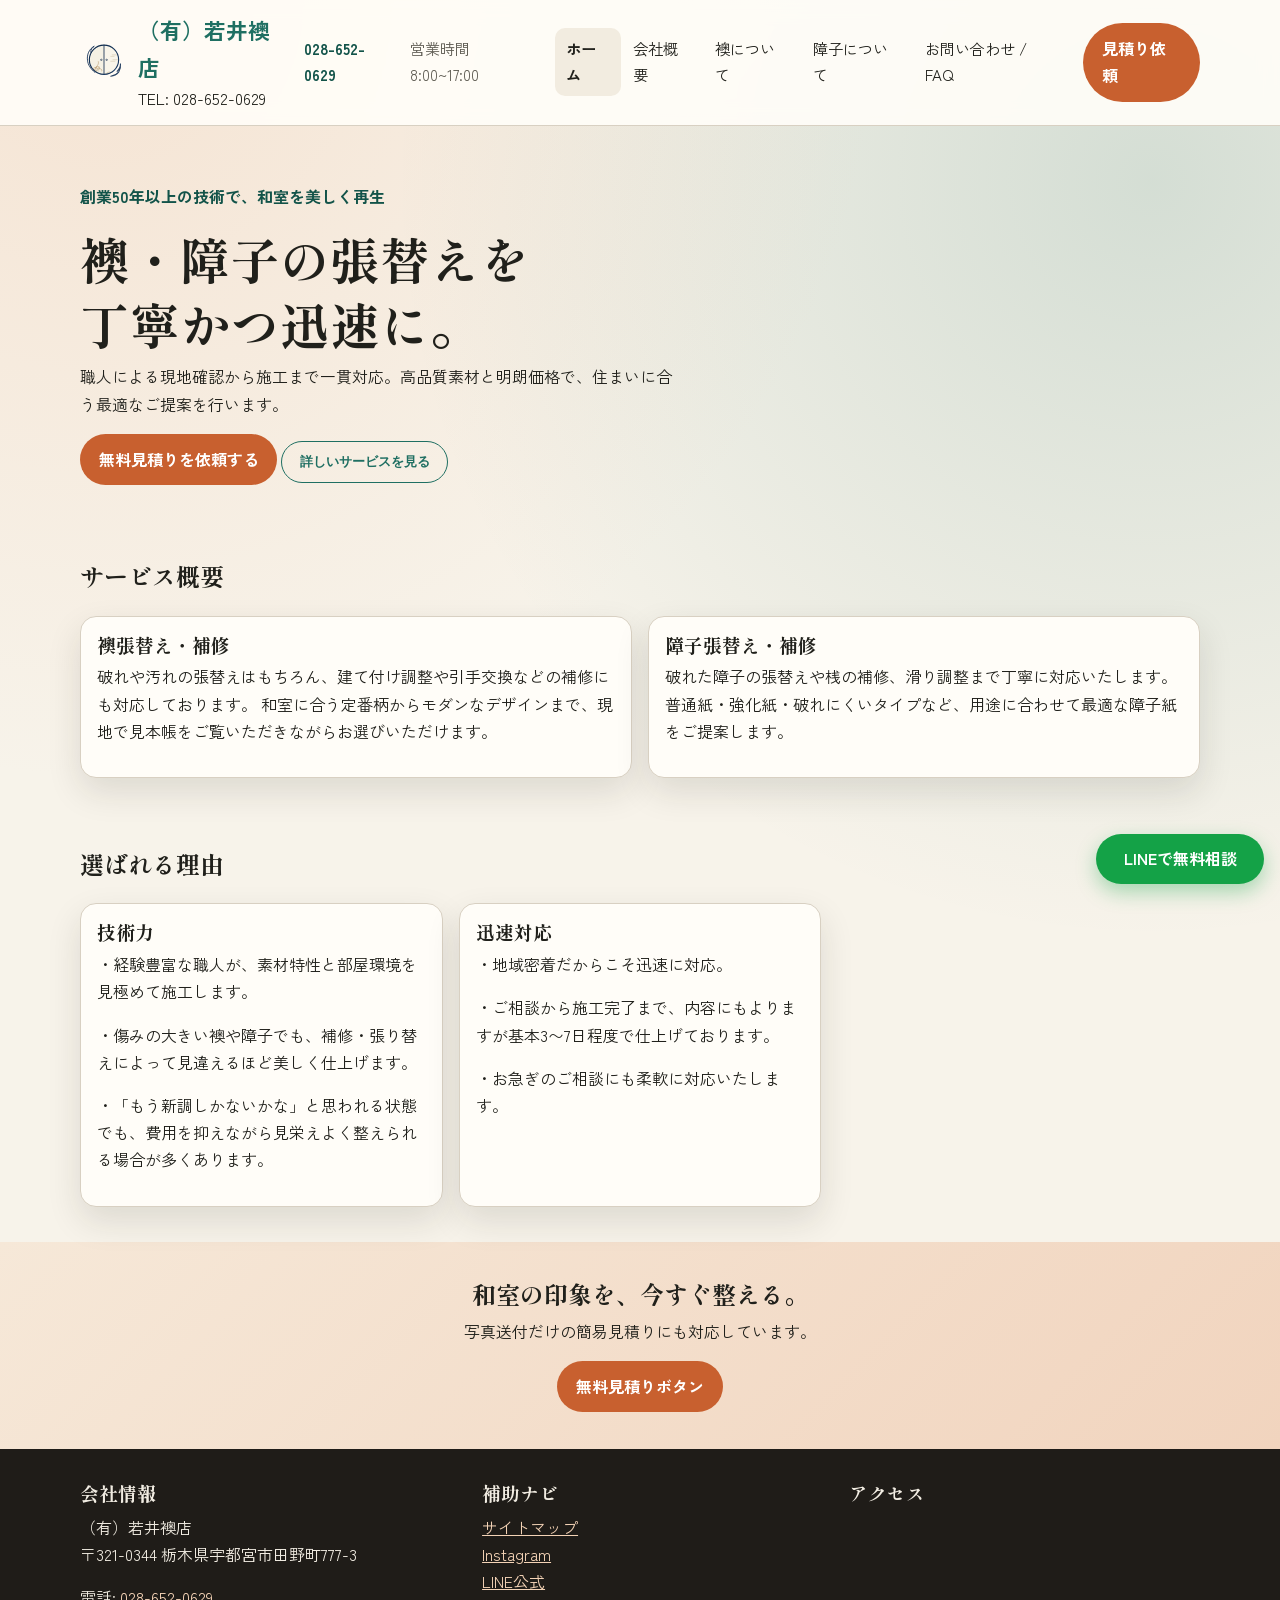
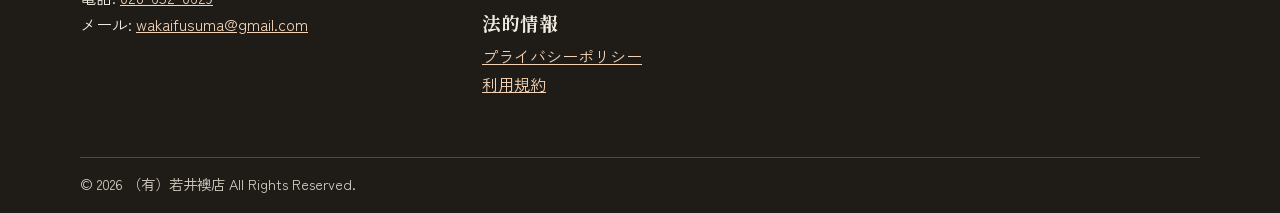
<file: docs/index.html>
<!doctype html>
<html lang="ja">
<head>
  <meta charset="utf-8">
  <meta name="viewport" content="width=device-width, initial-scale=1">
  <title>宇都宮の襖張替え・障子張替えなら（有）若井襖店 | 無料見積り実施中</title>
  <meta name="description" content="襖・障子の張り替えは宇都宮市の若井襖店へ。破れ・汚れも丁寧に修復。見本帳を持参しその場で選べるので安心。創業50年以上の実績、無料見積もり受付中。">
  <meta name="robots" content="index,follow,max-image-preview:large,max-snippet:-1,max-video-preview:-1">
  <link rel="canonical" href="/">
  <meta property="og:title" content="宇都宮の襖張替え・障子張替えなら（有）若井襖店">
  <meta property="og:description" content="襖張替え・障子張替え・補修を職人が対応。宇都宮市で無料見積り受付中。">
  <meta property="og:type" content="website">
  <meta property="og:locale" content="ja_JP">
  <meta property="og:site_name" content="（有）若井襖店">
  <meta property="og:url" content="/">
  <meta property="og:image" content="/assets/home-hero.png">
  <meta property="og:image:alt" content="若井襖店の襖・障子張替えサービスイメージ">
  <!-- <meta name="twitter:card" content="summary_large_image">
  <meta name="twitter:title" content="宇都宮の襖張替え・障子張替えなら（有）若井襖店">
  <meta name="twitter:description" content="襖張替え・障子張替え・補修を職人が対応。無料見積り受付中。">
  <meta name="twitter:image" content="/assets/home-hero.png"> -->
  <link rel="preconnect" href="https://fonts.googleapis.com">
  <link rel="preconnect" href="https://fonts.gstatic.com" crossorigin>
  <link href="https://fonts.googleapis.com/css2?family=Shippori+Mincho+B1:wght@500;700&family=Zen+Kaku+Gothic+New:wght@400;500;700&display=swap" rel="stylesheet">
  <link rel="stylesheet" href="styles.css">
  <script async src="https://www.googletagmanager.com/gtag/js?id=G-XXXXXXXXXX"></script>
  <script>
    window.dataLayer = window.dataLayer || [];
    function gtag(){dataLayer.push(arguments);}
    gtag('js', new Date());
    gtag('config', 'G-XXXXXXXXXX');
  </script>
  <script type="application/ld+json">
    {
      "@context": "https://schema.org",
      "@type": "HomeAndConstructionBusiness",
      "name": "（有）若井襖店",
      "telephone": "+81-28-652-0629",
      "email": "wakaifusuma@gmail.com",
      "image": "/assets/home-hero.png",
      "address": {
        "@type": "PostalAddress",
        "streetAddress": "栃木県宇都宮市田野町777-3",
        "addressLocality": "宇都宮市",
        "addressRegion": "栃木県",
        "postalCode": "321-0344",
        "addressCountry": "JP"
      },
      "areaServed": {
        "@type": "AdministrativeArea",
        "name": "栃木県宇都宮市"
      },
      "priceRange": "3500円~",
      "openingHours": "Mo-Sa 08:00-17:00",
      "sameAs": [
        "https://lin.ee/YYDmouu"
      ]
    }
  </script>
</head>
<body>
  <a class="skip-link" href="#main">本文へ移動</a>
  <header class="site-header">
    <div class="container header-inner">
      <a class="brand" href="index.html">
        <img src="assets/logo.svg" alt="（有）若井襖店 ロゴ">
        <span><strong>（有）若井襖店</strong><br>TEL: 028-652-0629</span>
      </a>
      <div class="header-meta">
        <a class="phone-link" href="tel:0286520629">028-652-0629</a>
        <span>営業時間 8:00~17:00</span>
      </div>
      <button class="nav-toggle" aria-controls="global-nav" aria-expanded="false">メニュー</button>
      <nav id="global-nav" class="global-nav" aria-label="グローバルナビ">
        <ul>
          <li><a href="index.html" aria-current="page">ホーム</a></li>
          <!-- <li><a href="blog.html">ブログ</a></li> -->
          <li><a href="company.html">会社概要</a></li>
          <li><a href="fusuma.html">襖について</a></li>
          <li><a href="shoji.html">障子について</a></li>
          <!-- <li><a href="pricing.html">料金案内</a></li> -->
          <!-- <li><a href="services.html">主な業務</a></li> -->
          <li><a href="contact.html">お問い合わせ / FAQ</a></li>
        </ul>
      </nav>
      <a class="btn btn-primary header-cta" href="contact.html#estimate">見積り依頼</a>
    </div>
  </header>

  <main id="main">
    <section class="hero">
      <div class="container hero-grid">
        <div class="hero-copy reveal">
          <p class="hero-kicker">創業50年以上の技術で、和室を美しく再生</p>
          <h1>襖・障子の張替えを<br>丁寧かつ迅速に。</h1>
          <p>職人による現地確認から施工まで一貫対応。高品質素材と明朗価格で、住まいに合う最適なご提案を行います。</p>
          <a class="btn btn-primary" href="contact.html#estimate">無料見積りを依頼する</a>
          <button class="btn btn-outline" id="service-menu-open" type="button" aria-haspopup="dialog" aria-controls="service-menu-modal" aria-expanded="false">詳しいサービスを見る</button>
        </div>
        <!-- <div class="hero-media reveal" role="img" aria-label="襖と障子の施工イメージ">
          <span>背景: 施工イメージ</span>
        </div> -->
      </div>
    </section>

    <section class="section">
      <div class="container">
        <div class="section-title">
          <h2>サービス概要</h2>
          <!-- <small>襖張替え・障子張替え</small> -->
        </div>
        <div class="grid cols-2">
          <article class="card reveal"><h3>襖張替え・補修</h3><p>破れや汚れの張替えはもちろん、建て付け調整や引手交換などの補修にも対応しております。
和室に合う定番柄からモダンなデザインまで、現地で見本帳をご覧いただきながらお選びいただけます。</p></article>
          <article class="card reveal"><h3>障子張替え・補修</h3><p>破れた障子の張替えや桟の補修、滑り調整まで丁寧に対応いたします。
普通紙・強化紙・破れにくいタイプなど、用途に合わせて最適な障子紙をご提案します。</p></article>
          <!-- <article class="card reveal"><h3>新調</h3><p>枠の状態や建具サイズを計測し、既存空間に合わせたオーダーで新調します。</p></article> -->
          <!-- <article class="card reveal"><h3>修理</h3><p>枠ゆがみ、桟割れ、建付け不良などを補修し、開閉しやすい状態へ整えます。</p></article> -->
        </div>
      </div>
    </section>

    <!-- <section class="section">
      <div class="container">
        <div class="section-title">
          <h2>施工事例</h2>
          <small>Before / After</small>
        </div>
        <div class="card slider reveal" aria-label="施工事例スライダー">
          <article class="slide active">
            <figure>
              <img src="https://images.unsplash.com/photo-1616486029423-aaa4789e8c9a?auto=format&fit=crop&w=1200&q=80" alt="和室の襖を張替えた事例のビフォーアフター">
              <figcaption>築20年戸建て 襖4枚張替え</figcaption>
            </figure>
            <div class="slide-meta">
              <span class="badge">作業時間: 3時間</span>
              <span class="badge">料金目安: 28,000円</span>
            </div>
          </article>
           <article class="slide">
            <figure>
              <img src="https://images.unsplash.com/photo-1623504475717-33d9060f6c61?auto=format&fit=crop&w=1200&q=80" alt="障子を高耐久紙へ交換した事例のビフォーアフター">
              <figcaption>マンション 障子2枚張替え</figcaption>
            </figure>
            <div class="slide-meta">
              <span class="badge">作業時間: 1.5時間</span>
              <span class="badge">料金目安: 14,000円</span>
            </div>
          </article> -->
          <!-- <article class="slide">
            <figure>
              <img src="https://images.unsplash.com/photo-1598928636135-d146006ff4be?auto=format&fit=crop&w=1200&q=80" alt="古い襖を新調した和室の事例">
              <figcaption>旅館客室 襖新調一式</figcaption>
            </figure>
            <div class="slide-meta">
              <span class="badge">作業時間: 1日</span>
              <span class="badge">料金目安: 96,000円</span>
            </div>
          </article> -->
          <!-- <div class="slider-controls">
            <button type="button" data-slide="prev" aria-label="前の事例">前へ</button>
            <button type="button" data-slide="next" aria-label="次の事例">次へ</button>
          </div> -->
        <!-- </div> -->
      <!-- </div> -->
    <!-- </section> -->

    <!-- <section class="section"> -->
      <!-- <div class="container">
        <div class="section-title"><h2>お客様の声</h2></div>
        <div class="grid cols-3">
          <article class="card reveal"><h3>Y様</h3><p>評価: ★★★★★</p><p>見積りが明確で安心でした。仕上がりも想像以上です。</p></article>
          <article class="card reveal"><h3>K様</h3><p>評価: ★★★★★</p><p>急ぎ依頼にも即日対応。障子の光の入り方がとてもきれいです。</p></article>
          <article class="card reveal"><h3>M様</h3><p>評価: ★★★★☆</p><p>和室が明るくなり、来客時にも自信を持って案内できます。</p></article> -->
        <!-- </div> -->
      <!-- </div> -->
    <!-- </section> -->

    <section class="section">
      <div class="container">
        <div class="section-title"><h2>選ばれる理由</h2></div>
        <div class="grid cols-3">
          <article class="card reveal">
            <h3>技術力</h3>
            <p>・経験豊富な職人が、素材特性と部屋環境を見極めて施工します。</p>
            <p>・傷みの大きい襖や障子でも、補修・張り替えによって見違えるほど美しく仕上げます。</p>
            <p>・「もう新調しかないかな」と思われる状態でも、費用を抑えながら見栄えよく整えられる場合が多くあります。</p>
          </article>
          <article class="card reveal">
            <h3>迅速対応</h3>
            <p>・地域密着だからこそ迅速に対応。</p>
            <p>・ご相談から施工完了まで、内容にもよりますが基本3〜7日程度で仕上げております。</p>
            <p>・お急ぎのご相談にも柔軟に対応いたします。</p>
          </article>
          <!-- <article class="card reveal"><h3>保証</h3><p>施工後保証と無料点検で、長期的な安心を提供します。</p></article> -->
        </div>
      </div>
    </section>

    <!-- <section class="section">
      <div class="container">
        <div class="section-title">
          <h2>お役立ちブログ</h2>
          <small>検索からLINE相談までつながる導線</small>
        </div>
        <div class="grid cols-3">
          <article class="card reveal blog-card-popular">
            <p class="badge">人気記事</p>
            <h3><a href="blog-post-template.html">襖 張替え いくら？費用目安と見積もりの見方</a></h3>
            <p>まず相場を把握して、見積もりの妥当性を判断しやすくします。</p>
          </article>
          <article class="card reveal blog-card-popular">
            <p class="badge">人気記事</p>
            <h3><a href="blog-post-template.html">障子 張替え 自分でできる？DIY判断ガイド</a></h3>
            <p>DIYの難易度と業者依頼の違いを、時間と品質で比較します。</p>
          </article>
          <article class="card reveal blog-card-popular">
            <p class="badge">ブログトップ</p>
            <h3><a href="blog.html">襖・障子の悩みを解決する情報サイトへ</a></h3>
            <p>料金・事例・デザイン・地域情報までカテゴリ別で確認できます。</p>
          </article>
        </div>
      </div>
    </section> -->

    <section class="footer-cta">
      <div class="container reveal">
        <h2>和室の印象を、今すぐ整える。</h2>
        <p>写真送付だけの簡易見積りにも対応しています。</p>
        <a class="btn btn-primary" href="contact.html#estimate">無料見積りボタン</a>
      </div>
    </section>
  </main>

  <div class="service-menu-overlay" id="service-menu-modal" hidden>
    <section class="service-menu-dialog" role="dialog" aria-modal="true" aria-labelledby="service-menu-title">
      <button class="service-menu-close" id="service-menu-close" type="button" aria-label="選択メニューを閉じる">×</button>
      <h2 id="service-menu-title">どちらの内容をご覧になりますか？</h2>
      <div class="service-menu-actions">
        <a class="service-menu-link" href="fusuma.html">襖について</a>
        <a class="service-menu-link" href="shoji.html">障子について</a>
      </div>
    </section>
  </div>

  <a class="line-fixed-cta" href="https://lin.ee/YYDmouu" target="_blank" rel="noopener" aria-label="LINEで無料相談する">LINEで無料相談</a>

  <footer class="site-footer">
    <div class="container footer-grid">
      <section>
        <h3>会社情報</h3>
        <p>（有）若井襖店<br>〒321-0344 栃木県宇都宮市田野町777-3</p>
        <p>電話: <a href="tel:0286520629">028-652-0629</a><br>メール: <a href="mailto:wakaifusuma@gmail.com">wakaifusuma@gmail.com</a></p>
      </section>
      <section>
        <h3>補助ナビ</h3>
        <p><a href="sitemap.html">サイトマップ</a><br><a href="https://www.instagram.com" target="_blank" rel="noopener">Instagram</a><br><a href="https://lin.ee/YYDmouu" target="_blank" rel="noopener">LINE公式</a></p>
        <h3>法的情報</h3>
        <p><a href="policy.html">プライバシーポリシー</a><br><a href="terms.html">利用規約</a></p>
      </section>
      <section>
        <h3>アクセス</h3>
        <iframe class="map-embed" title="店舗地図" src="https://www.google.com/maps?q=%EF%BC%88%E6%9C%89%EF%BC%89%E8%8B%A5%E4%BA%95%E8%A5%96%E5%BA%97&z=14&output=embed" loading="lazy" referrerpolicy="no-referrer-when-downgrade"></iframe>
      </section>
    </div>
    <div class="container copy">© 2026 （有）若井襖店 All Rights Reserved.</div>
  </footer>

  <script src="script.js" defer></script>
</body>
</html>
</file>
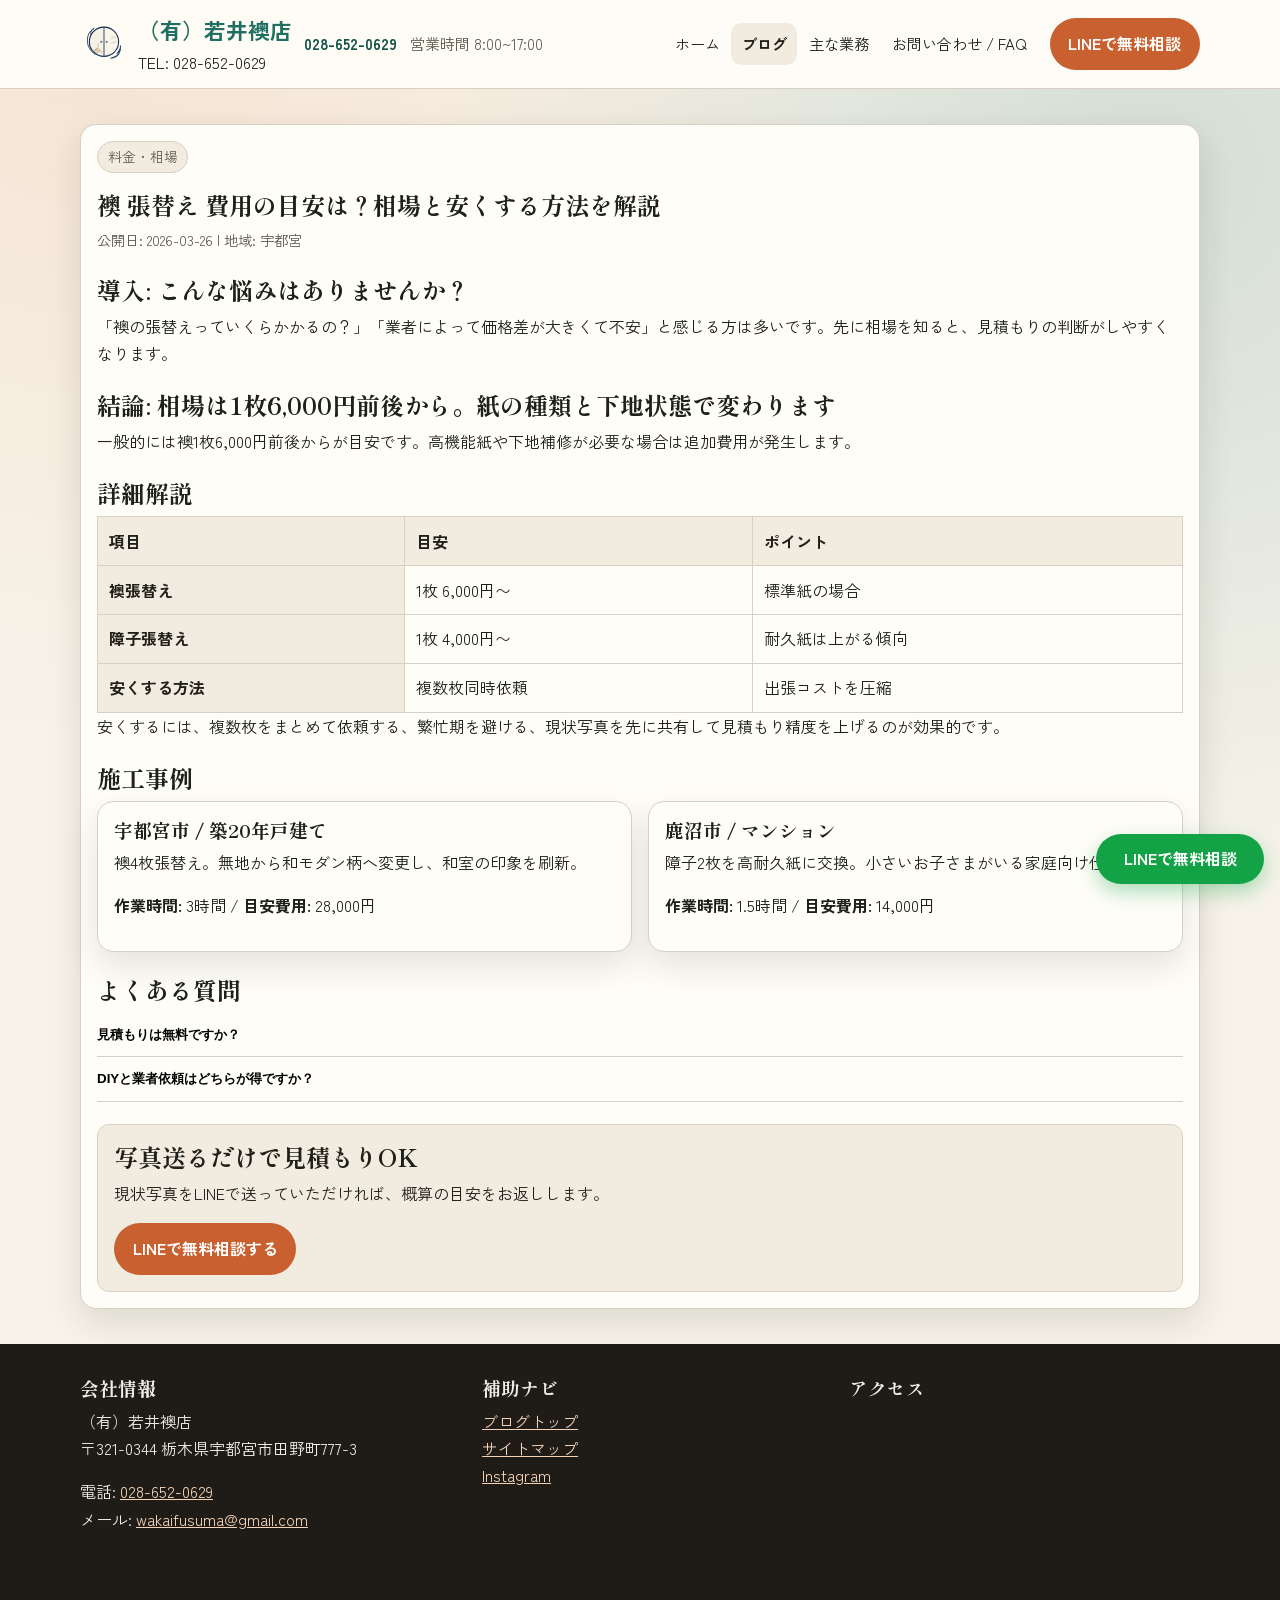
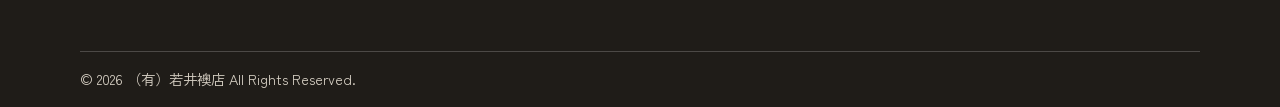
<file: docs/blog-post-template.html>
<!doctype html>
<html lang="ja">
<head>
  <meta charset="utf-8">
  <meta name="viewport" content="width=device-width, initial-scale=1">
  <title>襖 張替え 費用の目安と安くする方法 | ブログ記事テンプレート</title>
  <meta name="description" content="ブログ記事テンプレート。タイトル、悩み共感、結論、詳細解説、施工事例、FAQ、LINE CTAまで一気通貫で構成。">
  <link rel="preconnect" href="https://fonts.googleapis.com">
  <link rel="preconnect" href="https://fonts.gstatic.com" crossorigin>
  <link href="https://fonts.googleapis.com/css2?family=Shippori+Mincho+B1:wght@500;700&family=Zen+Kaku+Gothic+New:wght@400;500;700&display=swap" rel="stylesheet">
  <link rel="stylesheet" href="styles.css">
</head>
<body>
  <a class="skip-link" href="#main">本文へ移動</a>
  <header class="site-header">
    <div class="container header-inner">
      <a class="brand" href="index.html">
        <img src="assets/logo.svg" alt="（有）若井襖店 ロゴ">
        <span><strong>（有）若井襖店</strong><br>TEL: 028-652-0629</span>
      </a>
      <div class="header-meta">
        <a class="phone-link" href="tel:0286520629">028-652-0629</a>
        <span>営業時間 8:00~17:00</span>
      </div>
      <button class="nav-toggle" aria-controls="global-nav" aria-expanded="false">メニュー</button>
      <nav id="global-nav" class="global-nav" aria-label="グローバルナビ">
        <ul>
          <li><a href="index.html">ホーム</a></li>
          <li><a href="blog.html" aria-current="page">ブログ</a></li>
          <!-- <li><a href="pricing.html">料金案内</a></li> -->
          <li><a href="services.html">主な業務</a></li>
          <li><a href="contact.html">お問い合わせ / FAQ</a></li>
        </ul>
      </nav>
      <a class="btn btn-primary header-cta" href="https://lin.ee/YYDmouu" target="_blank" rel="noopener">LINEで無料相談</a>
    </div>
  </header>

  <main id="main" class="section blog-article">
    <div class="container">
      <article class="card reveal">
        <p class="badge">料金・相場</p>
        <h1>襖 張替え 費用の目安は？相場と安くする方法を解説</h1>
        <p class="form-note">公開日: 2026-03-26 | 地域: 宇都宮</p>

        <section>
          <h2>導入: こんな悩みはありませんか？</h2>
          <p>「襖の張替えっていくらかかるの？」「業者によって価格差が大きくて不安」と感じる方は多いです。先に相場を知ると、見積もりの判断がしやすくなります。</p>
        </section>

        <section>
          <h2>結論: 相場は1枚6,000円前後から。紙の種類と下地状態で変わります</h2>
          <p>一般的には襖1枚6,000円前後からが目安です。高機能紙や下地補修が必要な場合は追加費用が発生します。</p>
        </section>

        <section>
          <h2>詳細解説</h2>
          <div class="table-wrap">
            <table>
              <thead>
                <tr><th>項目</th><th>目安</th><th>ポイント</th></tr>
              </thead>
              <tbody>
                <tr><th>襖張替え</th><td>1枚 6,000円〜</td><td>標準紙の場合</td></tr>
                <tr><th>障子張替え</th><td>1枚 4,000円〜</td><td>耐久紙は上がる傾向</td></tr>
                <tr><th>安くする方法</th><td>複数枚同時依頼</td><td>出張コストを圧縮</td></tr>
              </tbody>
            </table>
          </div>
          <p>安くするには、複数枚をまとめて依頼する、繁忙期を避ける、現状写真を先に共有して見積もり精度を上げるのが効果的です。</p>
        </section>

        <section>
          <h2>施工事例</h2>
          <div class="grid cols-2">
            <article class="card">
              <h3>宇都宮市 / 築20年戸建て</h3>
              <p>襖4枚張替え。無地から和モダン柄へ変更し、和室の印象を刷新。</p>
              <p><strong>作業時間:</strong> 3時間 / <strong>目安費用:</strong> 28,000円</p>
            </article>
            <article class="card">
              <h3>鹿沼市 / マンション</h3>
              <p>障子2枚を高耐久紙に交換。小さいお子さまがいる家庭向け仕様。</p>
              <p><strong>作業時間:</strong> 1.5時間 / <strong>目安費用:</strong> 14,000円</p>
            </article>
          </div>
        </section>

        <section>
          <h2>よくある質問</h2>
          <div class="faq-item"><button class="faq-q" aria-expanded="false" aria-controls="bfaq-1">見積もりは無料ですか？</button><div class="faq-a" id="bfaq-1" hidden>対応エリア内であれば無料です。写真見積もりにも対応しています。</div></div>
          <div class="faq-item"><button class="faq-q" aria-expanded="false" aria-controls="bfaq-2">DIYと業者依頼はどちらが得ですか？</button><div class="faq-a" id="bfaq-2" hidden>枚数が少ない場合はDIYも有効ですが、仕上がりと耐久性重視なら業者依頼が安心です。</div></div>
        </section>

        <section class="blog-article-cta">
          <h2>写真送るだけで見積もりOK</h2>
          <p>現状写真をLINEで送っていただければ、概算の目安をお返しします。</p>
          <a class="btn btn-primary" href="https://lin.ee/YYDmouu" target="_blank" rel="noopener">LINEで無料相談する</a>
        </section>
      </article>
    </div>
  </main>

  <a class="line-fixed-cta" href="https://lin.ee/YYDmouu" target="_blank" rel="noopener" aria-label="LINEで無料相談する">LINEで無料相談</a>

  <footer class="site-footer">
    <div class="container footer-grid">
      <section>
        <h3>会社情報</h3>
        <p>（有）若井襖店<br>〒321-0344 栃木県宇都宮市田野町777-3</p>
        <p>電話: <a href="tel:0286520629">028-652-0629</a><br>メール: <a href="mailto:wakaifusuma@gmail.com">wakaifusuma@gmail.com</a></p>
      </section>
      <section>
        <h3>補助ナビ</h3>
        <p><a href="blog.html">ブログトップ</a><br><a href="sitemap.html">サイトマップ</a><br><a href="https://www.instagram.com" target="_blank" rel="noopener">Instagram</a></p>
      </section>
      <section>
        <h3>アクセス</h3>
        <iframe class="map-embed" title="店舗地図" src="https://www.google.com/maps?q=%EF%BC%88%E6%9C%89%EF%BC%89%E8%8B%A5%E4%BA%95%E8%A5%96%E5%BA%97&z=14&output=embed" loading="lazy" referrerpolicy="no-referrer-when-downgrade"></iframe>
      </section>
    </div>
    <div class="container copy">© 2026 （有）若井襖店 All Rights Reserved.</div>
  </footer>

  <script src="script.js" defer></script>
</body>
</html>
</file>
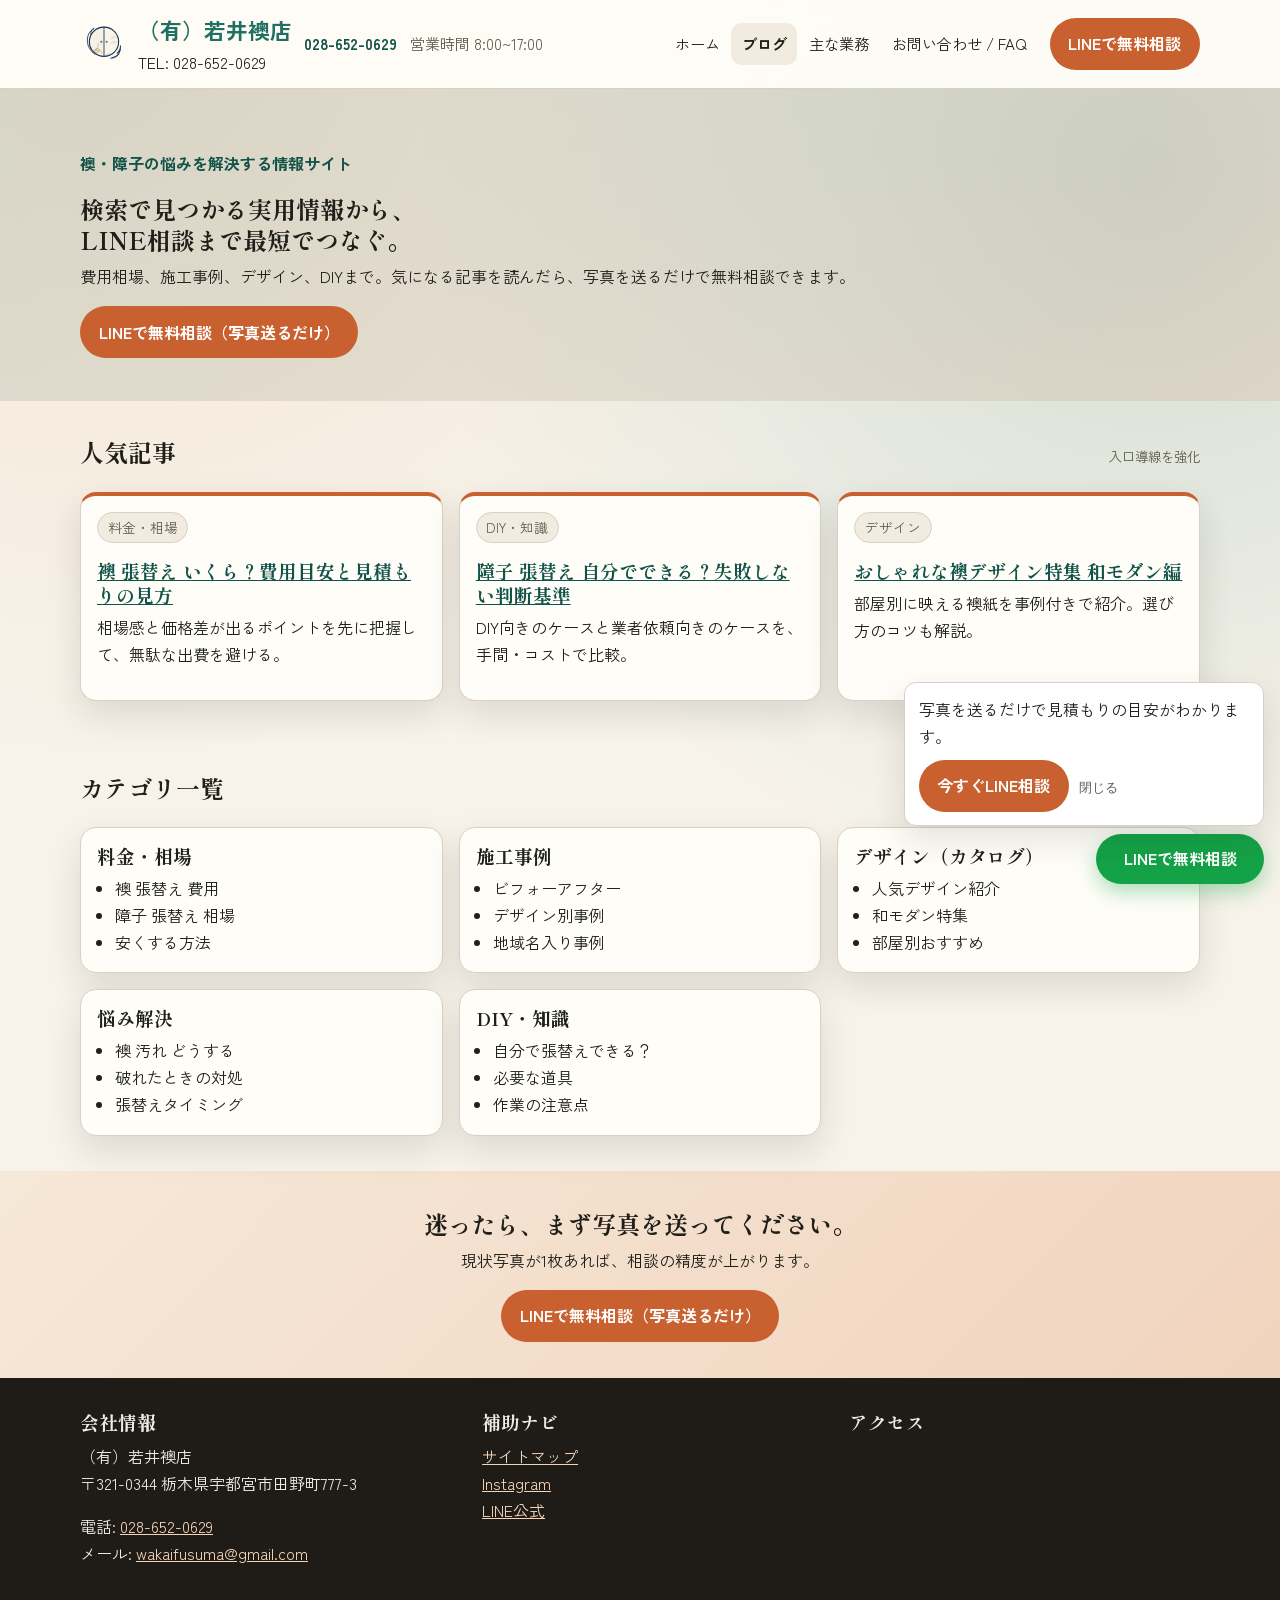
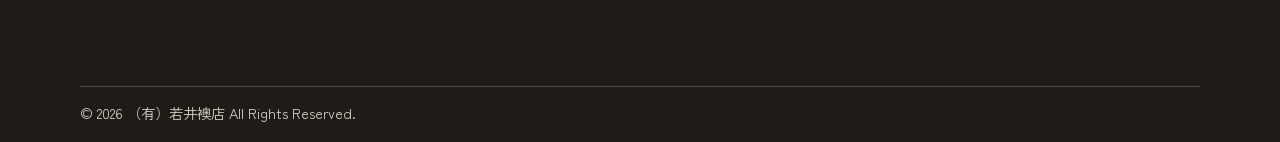
<file: docs/blog.html>
<!doctype html>
<html lang="ja">
<head>
  <meta charset="utf-8">
  <meta name="viewport" content="width=device-width, initial-scale=1">
  <title>襖・障子の悩みを解決する情報サイト | （有）若井襖店ブログ</title>
  <meta name="description" content="襖・障子の費用相場、DIY、デザイン、施工事例、地域情報をまとめたブログ。LINEで写真を送るだけで無料相談できます。">
  <link rel="preconnect" href="https://fonts.googleapis.com">
  <link rel="preconnect" href="https://fonts.gstatic.com" crossorigin>
  <link href="https://fonts.googleapis.com/css2?family=Shippori+Mincho+B1:wght@500;700&family=Zen+Kaku+Gothic+New:wght@400;500;700&display=swap" rel="stylesheet">
  <link rel="stylesheet" href="styles.css">
</head>
<body>
  <a class="skip-link" href="#main">本文へ移動</a>
  <header class="site-header">
    <div class="container header-inner">
      <a class="brand" href="index.html">
        <img src="assets/logo.svg" alt="（有）若井襖店 ロゴ">
        <span><strong>（有）若井襖店</strong><br>TEL: 028-652-0629</span>
      </a>
      <div class="header-meta">
        <a class="phone-link" href="tel:0286520629">028-652-0629</a>
        <span>営業時間 8:00~17:00</span>
      </div>
      <button class="nav-toggle" aria-controls="global-nav" aria-expanded="false">メニュー</button>
      <nav id="global-nav" class="global-nav" aria-label="グローバルナビ">
        <ul>
          <li><a href="index.html">ホーム</a></li>
          <li><a href="blog.html" aria-current="page">ブログ</a></li>
          <!-- <li><a href="pricing.html">料金案内</a></li> -->
          <li><a href="services.html">主な業務</a></li>
          <li><a href="contact.html">お問い合わせ / FAQ</a></li>
        </ul>
      </nav>
      <a class="btn btn-primary header-cta" href="https://lin.ee/YYDmouu" target="_blank" rel="noopener">LINEで無料相談</a>
    </div>
  </header>

  <main id="main">
    <section class="hero hero-blog">
      <div class="container">
        <p class="hero-kicker">襖・障子の悩みを解決する情報サイト</p>
        <h1>検索で見つかる実用情報から、<br>LINE相談まで最短でつなぐ。</h1>
        <p>費用相場、施工事例、デザイン、DIYまで。気になる記事を読んだら、写真を送るだけで無料相談できます。</p>
        <a class="btn btn-primary" href="https://lin.ee/YYDmouu" target="_blank" rel="noopener">LINEで無料相談（写真送るだけ）</a>
      </div>
    </section>

    <section class="section">
      <div class="container">
        <div class="section-title">
          <h2>人気記事</h2>
          <small>入口導線を強化</small>
        </div>
        <div class="grid cols-3">
          <article class="card reveal blog-card-popular">
            <p class="badge">料金・相場</p>
            <h3><a href="blog-post-template.html">襖 張替え いくら？費用目安と見積もりの見方</a></h3>
            <p>相場感と価格差が出るポイントを先に把握して、無駄な出費を避ける。</p>
          </article>
          <article class="card reveal blog-card-popular">
            <p class="badge">DIY・知識</p>
            <h3><a href="blog-post-template.html">障子 張替え 自分でできる？失敗しない判断基準</a></h3>
            <p>DIY向きのケースと業者依頼向きのケースを、手間・コストで比較。</p>
          </article>
          <article class="card reveal blog-card-popular">
            <p class="badge">デザイン</p>
            <h3><a href="blog-post-template.html">おしゃれな襖デザイン特集 和モダン編</a></h3>
            <p>部屋別に映える襖紙を事例付きで紹介。選び方のコツも解説。</p>
          </article>
        </div>
      </div>
    </section>

    <section class="section">
      <div class="container">
        <div class="section-title">
          <h2>カテゴリ一覧</h2>
          <small>SEOの核となる6カテゴリ</small>
        </div>
        <div class="grid cols-3">
          <article class="card reveal">
            <h3>料金・相場</h3>
            <ul class="blog-list">
              <li>襖 張替え 費用</li>
              <li>障子 張替え 相場</li>
              <li>安くする方法</li>
            </ul>
          </article>
          <article class="card reveal">
            <h3>施工事例</h3>
            <ul class="blog-list">
              <li>ビフォーアフター</li>
              <li>デザイン別事例</li>
              <li>地域名入り事例</li>
            </ul>
          </article>
          <article class="card reveal">
            <h3>デザイン（カタログ）</h3>
            <ul class="blog-list">
              <li>人気デザイン紹介</li>
              <li>和モダン特集</li>
              <li>部屋別おすすめ</li>
            </ul>
          </article>
          <article class="card reveal">
            <h3>悩み解決</h3>
            <ul class="blog-list">
              <li>襖 汚れ どうする</li>
              <li>破れたときの対処</li>
              <li>張替えタイミング</li>
            </ul>
          </article>
          <article class="card reveal">
            <h3>DIY・知識</h3>
            <ul class="blog-list">
              <li>自分で張替えできる？</li>
              <li>必要な道具</li>
              <li>作業の注意点</li>
            </ul>
          </article>
          <!-- <article class="card reveal">
            <h3>地域SEO（宇都宮など）</h3>
            <ul class="blog-list">
              <li>宇都宮 襖 張替え</li>
              <li>○○市 障子 張替え</li>
              <li>地域事例まとめ</li>
            </ul>
          </article> -->
        </div>
      </div>
    </section>

    <!-- <section class="section">
      <div class="container">
        <div class="section-title">
          <h2>導線設計</h2>
          <small>記事からの送客ルート</small>
        </div>
        <div class="grid cols-3">
          <article class="card reveal"><h3>記事 → LINE</h3><p>最短ルートで相談に移行。写真送付だけで一次見積もり。</p></article>
          <article class="card reveal"><h3>記事 → HP → LINE</h3><p>料金・事例ページを確認してから安心して相談。</p></article>
          <article class="card reveal"><h3>記事 → Instagram</h3><p>施工写真で信頼補強し、最終的にLINEへ誘導。</p></article>
        </div>
      </div>
    </section> -->

    <section class="footer-cta">
      <div class="container reveal">
        <h2>迷ったら、まず写真を送ってください。</h2>
        <p>現状写真が1枚あれば、相談の精度が上がります。</p>
        <a class="btn btn-primary" href="https://lin.ee/YYDmouu" target="_blank" rel="noopener">LINEで無料相談（写真送るだけ）</a>
      </div>
    </section>
  </main>

  <a class="line-fixed-cta" href="https://lin.ee/YYDmouu" target="_blank" rel="noopener" aria-label="LINEで無料相談する">LINEで無料相談</a>

  <div class="line-popup" id="line-popup" hidden>
    <p>写真を送るだけで見積もりの目安がわかります。</p>
    <a class="btn btn-primary" href="https://lin.ee/YYDmouu" target="_blank" rel="noopener">今すぐLINE相談</a>
    <button type="button" class="line-popup-close" aria-label="ポップアップを閉じる">閉じる</button>
  </div>

  <footer class="site-footer">
    <div class="container footer-grid">
      <section>
        <h3>会社情報</h3>
        <p>（有）若井襖店<br>〒321-0344 栃木県宇都宮市田野町777-3</p>
        <p>電話: <a href="tel:0286520629">028-652-0629</a><br>メール: <a href="mailto:wakaifusuma@gmail.com">wakaifusuma@gmail.com</a></p>
      </section>
      <section>
        <h3>補助ナビ</h3>
        <p><a href="sitemap.html">サイトマップ</a><br><a href="https://www.instagram.com" target="_blank" rel="noopener">Instagram</a><br><a href="https://lin.ee/YYDmouu" target="_blank" rel="noopener">LINE公式</a></p>
      </section>
      <section>
        <h3>アクセス</h3>
        <iframe class="map-embed" title="店舗地図" src="https://www.google.com/maps?q=%EF%BC%88%E6%9C%89%EF%BC%89%E8%8B%A5%E4%BA%95%E8%A5%96%E5%BA%97&z=14&output=embed" loading="lazy" referrerpolicy="no-referrer-when-downgrade"></iframe>
      </section>
    </div>
    <div class="container copy">© 2026 （有）若井襖店 All Rights Reserved.</div>
  </footer>

  <script src="script.js" defer></script>
</body>
</html>
</file>
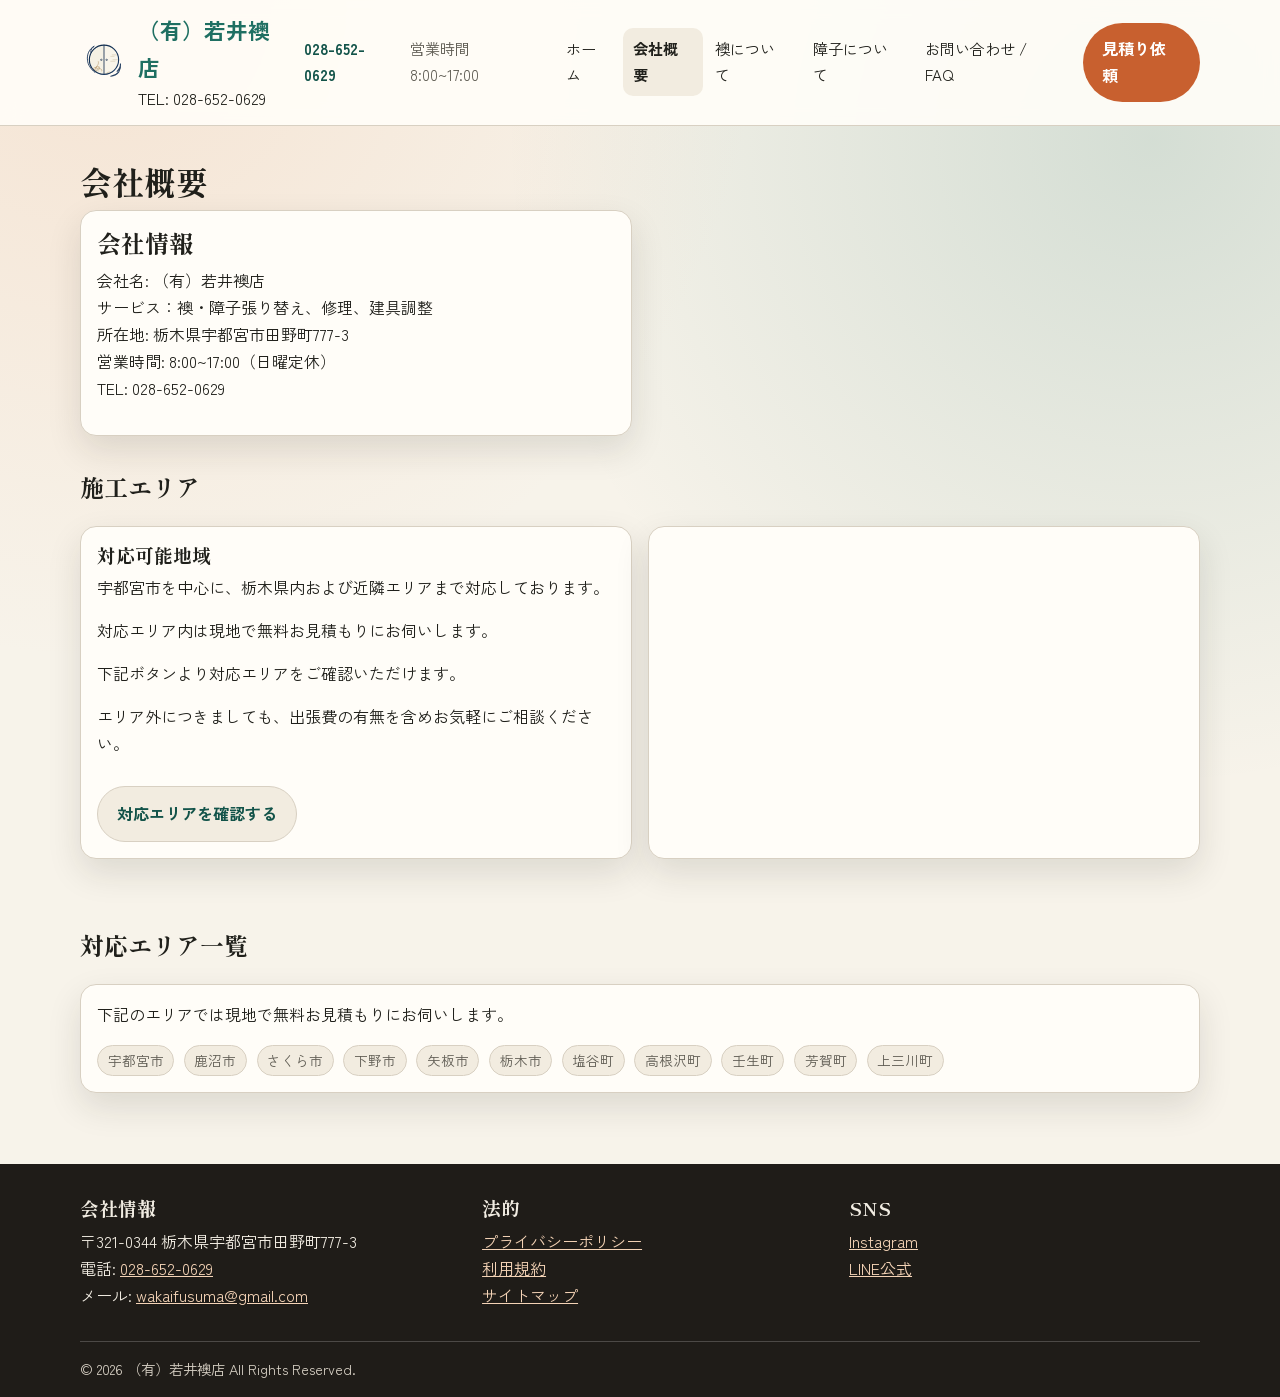
<file: docs/company.html>
<!doctype html>
<html lang="ja">
<head>
  <meta charset="utf-8">
  <meta name="viewport" content="width=device-width, initial-scale=1">
  <title>会社概要 | （有）若井襖店</title>
  <meta name="description" content="会社概要、沿革、資格・保険、スタッフ紹介、施工エリアをご案内します。">
  <link rel="preconnect" href="https://fonts.googleapis.com">
  <link rel="preconnect" href="https://fonts.gstatic.com" crossorigin>
  <link href="https://fonts.googleapis.com/css2?family=Shippori+Mincho+B1:wght@500;700&family=Zen+Kaku+Gothic+New:wght@400;500;700&display=swap" rel="stylesheet">
  <link rel="stylesheet" href="styles.css">
</head>
<body>
  <a class="skip-link" href="#main">本文へ移動</a>
  <header class="site-header">
    <div class="container header-inner">
      <a class="brand" href="index.html"><img src="assets/logo.svg" alt="（有）若井襖店 ロゴ"><span><strong>（有）若井襖店</strong><br>TEL: 028-652-0629</span></a>
      <div class="header-meta"><a class="phone-link" href="tel:0286520629">028-652-0629</a><span>営業時間 8:00~17:00</span></div>
      <button class="nav-toggle" aria-controls="global-nav" aria-expanded="false">メニュー</button>
      <nav id="global-nav" class="global-nav" aria-label="グローバルナビ"><ul><li><a href="index.html">ホーム</a></li><li><a href="company.html" aria-current="page">会社概要</a></li><li><a href="fusuma.html">襖について</a></li><li><a href="shoji.html">障子について</a></li><li><a href="contact.html">お問い合わせ / FAQ</a></li></ul></nav>
      <a class="btn btn-primary header-cta" href="contact.html#estimate">見積り依頼</a>
    </div>
  </header>

  <main id="main" class="section">
    <div class="container">
      <h1>会社概要</h1>
      <div class="grid cols-2">
        <section class="card reveal">
          <h2>会社情報</h2>
          <p>会社名: （有）若井襖店<br>サービス：襖・障子張り替え、修理、建具調整<br>所在地: 栃木県宇都宮市田野町777-3<br>営業時間: 8:00~17:00（日曜定休）<br>TEL: 028-652-0629</p>
        </section>
        <!-- <section class="card reveal">
          <h2>資格・保険</h2>
          <p>保有資格: 表具師技能検定 有資格者在籍 / 建具調整技能講習修了</p>
          <p>加入保険: 事業賠償責任保険 / 施工中損害補償</p>
        </section> -->
      </div>

      <!-- <section class="section">
        <div class="section-title"><h2>沿革</h2><small>主要マイルストーン</small></div>
        <div class="card timeline reveal">
          <div class="timeline-item"><strong>1994年</strong><p>個人工房として創業。襖張替え専門でスタート。</p></div>
          <div class="timeline-item"><strong>2003年</strong><p>障子・建具修理サービスを開始。</p></div>
          <div class="timeline-item"><strong>2018年</strong><p>様々な建具に対応できる体制を整備。</p></div>
          <div class="timeline-item"><strong>2022年</strong><p>写真見積り・オンライン相談を導入。</p></div>
        </div>
      </section> -->

      <!-- <section class="section">
        <div class="section-title"><h2>スタッフ紹介</h2></div>
        <div class="grid cols-3">
          <article class="card reveal"><img src="https://images.unsplash.com/photo-1500648767791-00dcc994a43e?auto=format&fit=crop&w=600&q=80" alt="代表職人の写真"><h3>代表 / 田中</h3><p>和室の寿命を伸ばす施工を第一に考えています。</p></article>
          <article class="card reveal"><img src="https://images.unsplash.com/photo-1573496359142-b8d87734a5a2?auto=format&fit=crop&w=600&q=80" alt="現場責任者の写真"><h3>現場責任者 / 佐藤</h3><p>納期と品質の両立を徹底し、現場管理を担当します。</p></article>
          <article class="card reveal"><img src="https://images.unsplash.com/photo-1568602471122-7832951cc4c5?auto=format&fit=crop&w=600&q=80" alt="顧客対応担当の写真"><h3>顧客対応 / 鈴木</h3><p>初めての方にも分かりやすい見積りをご案内します。</p></article>
        </div>
      </section> -->

      <section class="section">
        <div class="section-title"><h2>施工エリア</h2></div>
        <div class="grid cols-2">
          <article class="card reveal">
            <h3>対応可能地域</h3>
            <p>宇都宮市を中心に、栃木県内および近隣エリアまで対応しております。</p>
            <p>対応エリア内は現地で無料お見積もりにお伺いします。</p>
            <p>下記ボタンより対応エリアをご確認いただけます。</p>
            <p>エリア外につきましても、出張費の有無を含めお気軽にご相談ください。</p>
            <a class="btn btn-outline area-btn" href="#area-list">対応エリアを確認する</a>
          </article>
          <article class="card reveal">
            <iframe class="map-embed" title="施工エリア地図" src="https://www.google.com/maps?q=%EF%BC%88%E6%9C%89%EF%BC%89%E8%8B%A5%E4%BA%95%E8%A5%96%E5%BA%97&z=13&output=embed" loading="lazy"></iframe>
          </article>
        </div>
      </section>

      <section class="section" id="area-list">
        <div class="section-title"><h2>対応エリア一覧</h2></div>
        <div class="card reveal">
          <p>下記のエリアでは現地で無料お見積もりにお伺いします。
          </p>
          <div class="area-list">
            <span class="badge">宇都宮市</span>
            <span class="badge">鹿沼市</span>
            <span class="badge">さくら市</span>
            <span class="badge">下野市</span>
            <span class="badge">矢板市</span>
            <span class="badge">栃木市</span>
            <span class="badge">塩谷町</span>
            <span class="badge">高根沢町</span>
            <span class="badge">壬生町</span>
            <span class="badge">芳賀町</span>
            <span class="badge">上三川町</span>
          </div>
        </div>
      </section>
    </div>
  </main>

  <footer class="site-footer">
    <div class="container footer-grid">
      <section><h3>会社情報</h3><p>〒321-0344 栃木県宇都宮市田野町777-3<br>電話: <a href="tel:0286520629">028-652-0629</a><br>メール: <a href="mailto:wakaifusuma@gmail.com">wakaifusuma@gmail.com</a></p></section>
      <section><h3>法的</h3><p><a href="policy.html">プライバシーポリシー</a><br><a href="terms.html">利用規約</a><br><a href="sitemap.html">サイトマップ</a></p></section>
      <section><h3>SNS</h3><p><a href="https://www.instagram.com" target="_blank" rel="noopener">Instagram</a><br><a href="https://lin.ee/YYDmouu" target="_blank" rel="noopener">LINE公式</a></p></section>
    </div>
    <div class="container copy">© 2026 （有）若井襖店 All Rights Reserved.</div>
  </footer>
  <script src="script.js" defer></script>
</body>
</html>
</file>
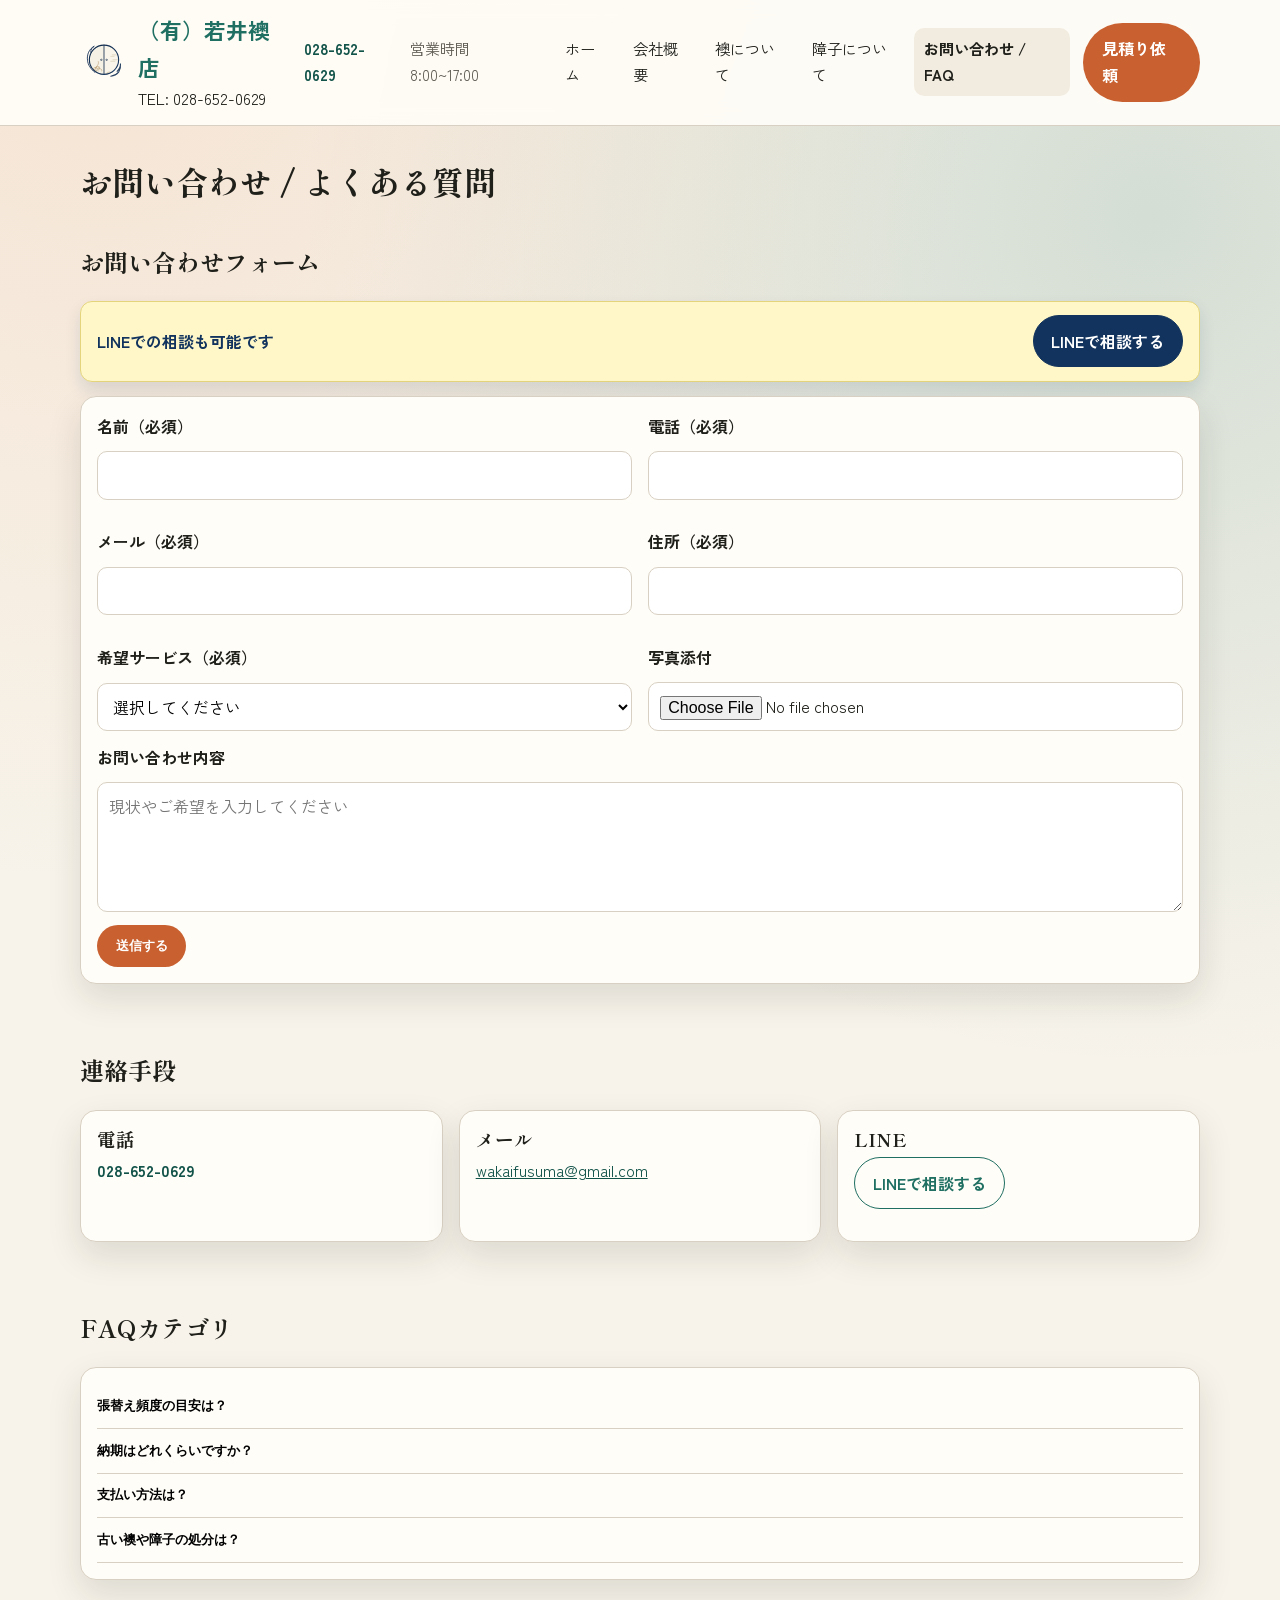
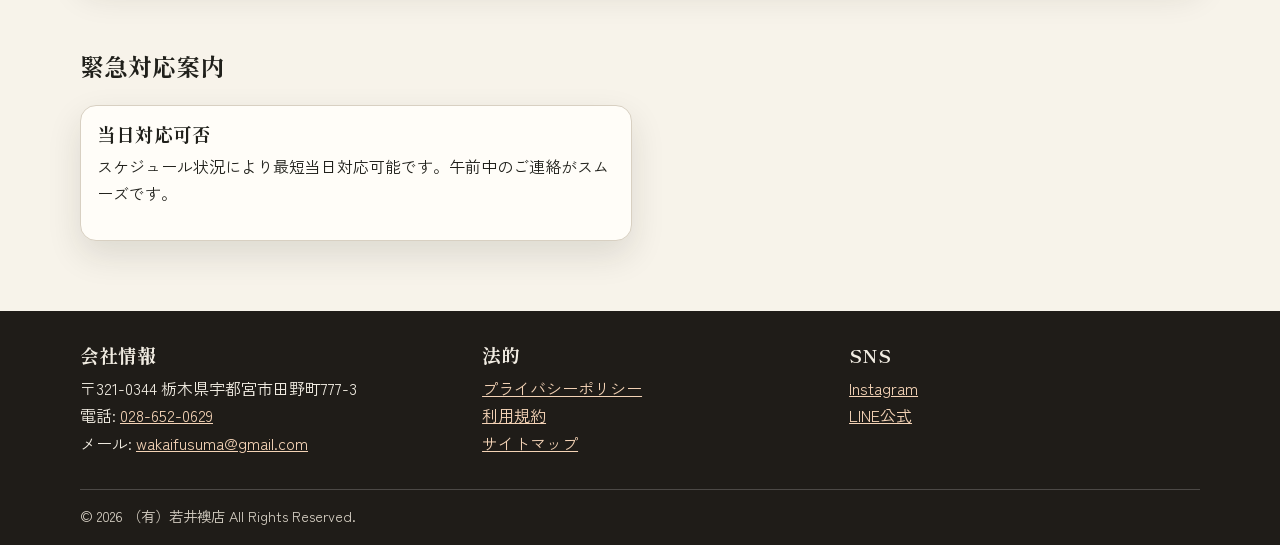
<file: docs/contact.html>
<!doctype html>
<html lang="ja">
<head>
  <meta charset="utf-8">
  <meta name="viewport" content="width=device-width, initial-scale=1">
  <title>お問い合わせ / FAQ | （有）若井襖店</title>
  <meta name="description" content="お問い合わせフォーム、電話・メール・LINE連絡、FAQ、緊急対応案内を掲載。">
  <link rel="preconnect" href="https://fonts.googleapis.com">
  <link rel="preconnect" href="https://fonts.gstatic.com" crossorigin>
  <link href="https://fonts.googleapis.com/css2?family=Shippori+Mincho+B1:wght@500;700&family=Zen+Kaku+Gothic+New:wght@400;500;700&display=swap" rel="stylesheet">
  <link rel="stylesheet" href="styles.css">
</head>
<body>
  <a class="skip-link" href="#main">本文へ移動</a>
  <header class="site-header"><div class="container header-inner"><a class="brand" href="index.html"><img src="assets/logo.svg" alt="（有）若井襖店 ロゴ"><span><strong>（有）若井襖店</strong><br>TEL: 028-652-0629</span></a><div class="header-meta"><a class="phone-link" href="tel:0286520629">028-652-0629</a><span>営業時間 8:00~17:00</span></div><button class="nav-toggle" aria-controls="global-nav" aria-expanded="false">メニュー</button><nav id="global-nav" class="global-nav" aria-label="グローバルナビ"><ul><li><a href="index.html">ホーム</a></li><li><a href="company.html">会社概要</a></li><li><a href="fusuma.html">襖について</a></li><li><a href="shoji.html">障子について</a></li><li><a href="contact.html" aria-current="page">お問い合わせ / FAQ</a></li></ul></nav><a class="btn btn-primary header-cta" href="#estimate">見積り依頼</a></div></header>

  <main id="main" class="section">
    <div class="container">
      <h1>お問い合わせ / よくある質問</h1>

      <section class="section" id="estimate">
        <div class="section-title"><h2>お問い合わせフォーム</h2></div>
        <div class="line-consult-popup" role="status" aria-live="polite">
          <p>LINEでの相談も可能です</p>
          <a class="btn line-consult-btn" href="https://lin.ee/YYDmouu" target="_blank" rel="noopener">LINEで相談する</a>
        </div>
        <form class="card reveal" id="contact-form" method="post" enctype="multipart/form-data">
          <div class="grid cols-2">
            <div class="form-row"><label for="name">名前（必須）</label><input id="name" name="name" required></div>
            <div class="form-row"><label for="phone">電話（必須）</label><input id="phone" name="phone" type="tel" required></div>
            <div class="form-row"><label for="email">メール（必須）</label><input id="email" name="email" type="email" required></div>
            <div class="form-row"><label for="address">住所（必須）</label><input id="address" name="address" required></div>
            <div class="form-row"><label for="service">希望サービス（必須）</label><select id="service" name="service" required><option value="">選択してください</option><option>襖</option><option>障子</option><option>両方</option></select></div>
            <div class="form-row"><label for="photo">写真添付</label><input id="photo" name="photo" type="file" accept="image/*"></div>
          </div>
          <div class="form-row"><label for="detail">お問い合わせ内容</label><textarea id="detail" name="detail" placeholder="現状やご希望を入力してください"></textarea></div>
          <!-- <p class="form-note">自動返信文面:「このたびはお問い合わせありがとうございます。内容を確認し、1営業日以内にご連絡いたします。」</p> -->
          <button class="btn btn-primary" type="submit">送信する</button>
          <div id="complete-message" class="notice" hidden>送信完了しました。内容を確認のうえご連絡します。</div>
        </form>
      </section>

      <section class="section">
        <div class="section-title"><h2>連絡手段</h2></div>
        <div class="grid cols-3">
          <article class="card reveal"><h3>電話</h3><p><a class="phone-link" href="tel:0286520629">028-652-0629</a></p></article>
          <article class="card reveal"><h3>メール</h3><p><a href="mailto:wakaifusuma@gmail.com">wakaifusuma@gmail.com</a></p></article>
          <article class="card reveal"><h3>LINE</h3><p><a class="btn btn-outline" href="https://lin.ee/YYDmouu" target="_blank" rel="noopener">LINEで相談する</a></p></article>
        </div>
      </section>

      <section class="section">
        <div class="section-title"><h2>FAQカテゴリ</h2></div>
        <div class="card reveal">
          <div class="faq-item"><button class="faq-q" aria-expanded="false" aria-controls="faq-1">張替え頻度の目安は？</button><div class="faq-a" id="faq-1" hidden>使用環境によりますが、襖は5〜10年、障子は2〜5年が目安です。</div></div>
          <div class="faq-item"><button class="faq-q" aria-expanded="false" aria-controls="faq-2">納期はどれくらいですか？</button><div class="faq-a" id="faq-2" hidden>枚数次第ですが、一般家庭は最短3~7日程度です。</div></div>
          <div class="faq-item"><button class="faq-q" aria-expanded="false" aria-controls="faq-3">支払い方法は？</button><div class="faq-a" id="faq-3" hidden>現金、振込、法人請求に対応しています。</div></div>
          <div class="faq-item"><button class="faq-q" aria-expanded="false" aria-controls="faq-4">古い襖や障子の処分は？</button><div class="faq-a" id="faq-4" hidden>有料回収に対応可能です。見積り時にご案内します。</div></div>
        </div>
      </section>

      <section class="section">
        <div class="section-title"><h2>緊急対応案内</h2></div>
        <div class="grid cols-2">
          <article class="card reveal"><h3>当日対応可否</h3><p>スケジュール状況により最短当日対応可能です。午前中のご連絡がスムーズです。</p></article>
          <!-- <article class="card reveal"><h3>追加料金の説明</h3><p>緊急対応は時間帯や移動距離に応じて追加費用が発生する場合があります。</p></article> -->
        </div>
      </section>
    </div>
  </main>

  <footer class="site-footer"><div class="container footer-grid"><section><h3>会社情報</h3><p>〒321-0344 栃木県宇都宮市田野町777-3<br>電話: <a href="tel:0286520629">028-652-0629</a><br>メール: <a href="mailto:wakaifusuma@gmail.com">wakaifusuma@gmail.com</a></p></section><section><h3>法的</h3><p><a href="policy.html">プライバシーポリシー</a><br><a href="terms.html">利用規約</a><br><a href="sitemap.html">サイトマップ</a></p></section><section><h3>SNS</h3><p><a href="https://www.instagram.com" target="_blank" rel="noopener">Instagram</a><br><a href="https://lin.ee/YYDmouu" target="_blank" rel="noopener">LINE公式</a></p></section></div><div class="container copy">© 2026 （有）若井襖店 All Rights Reserved.</div></footer>
  <script src="script.js" defer></script>
</body>
</html>
</file>
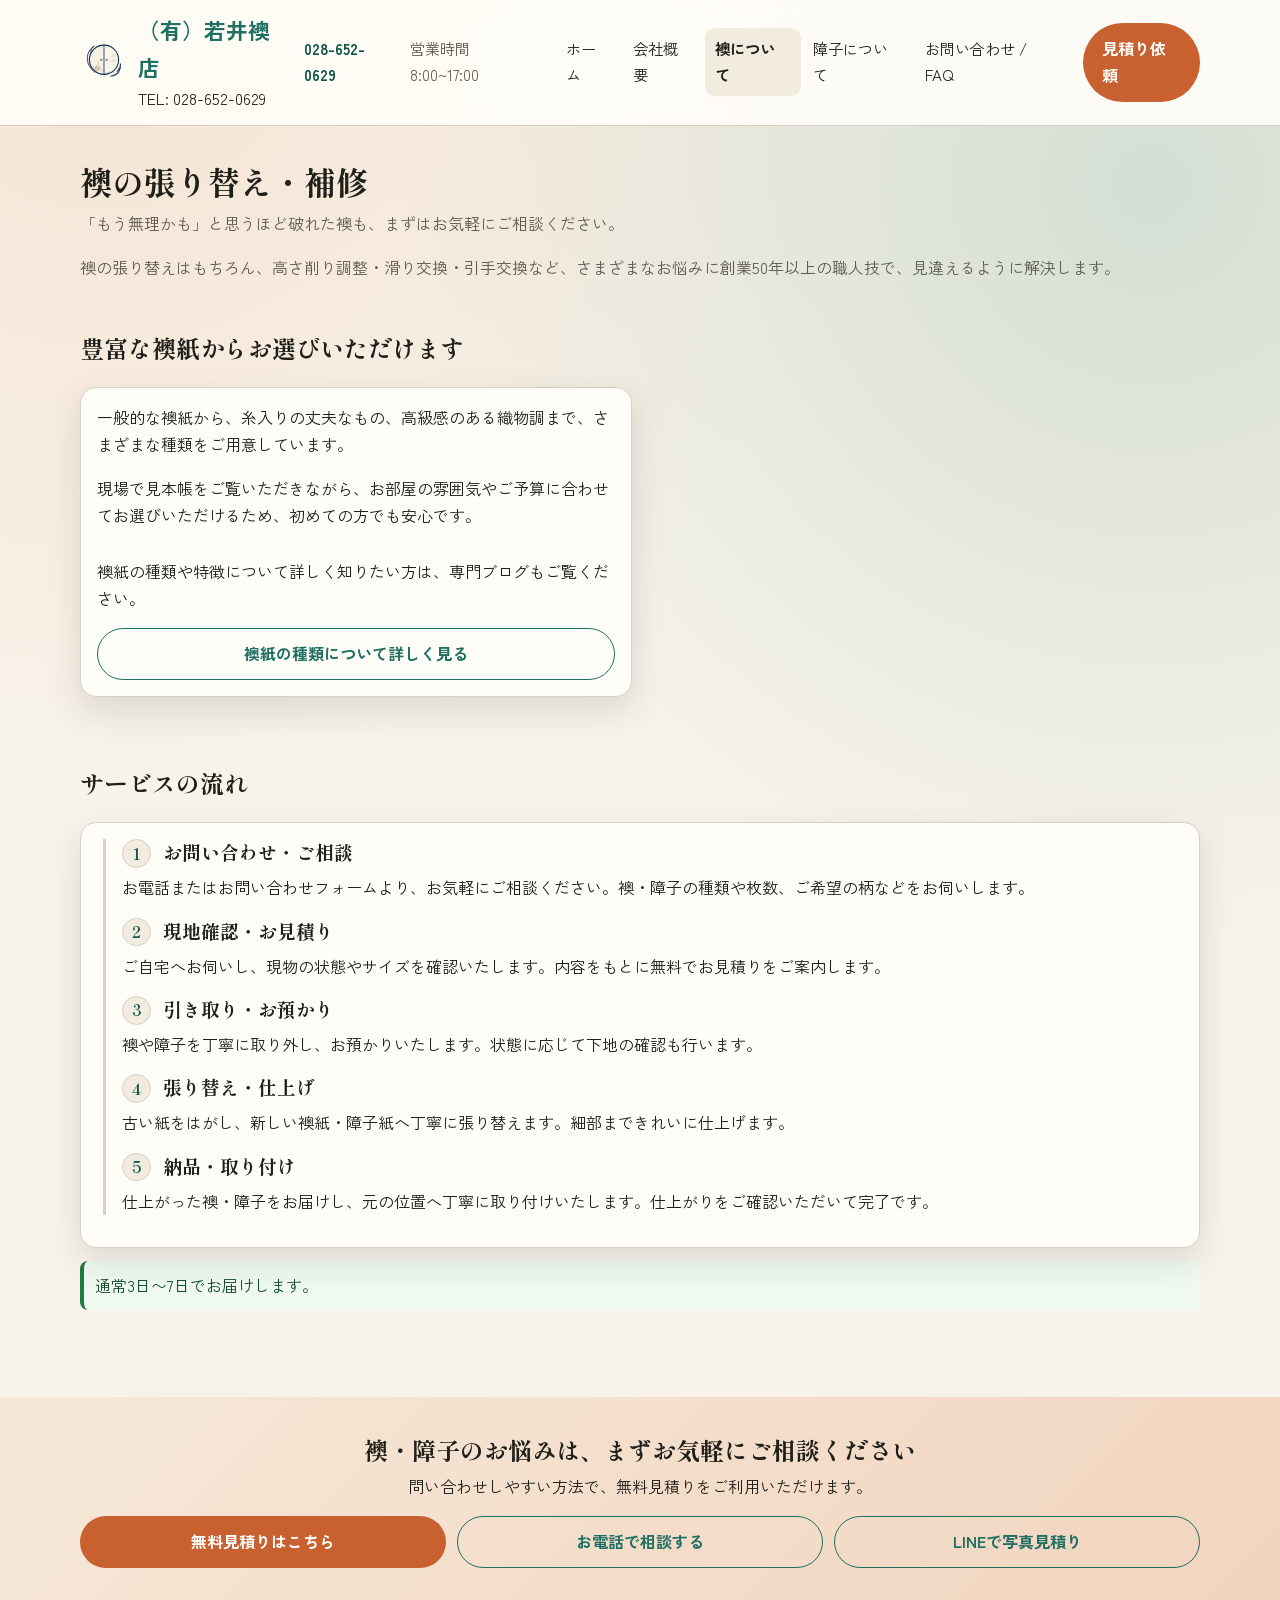
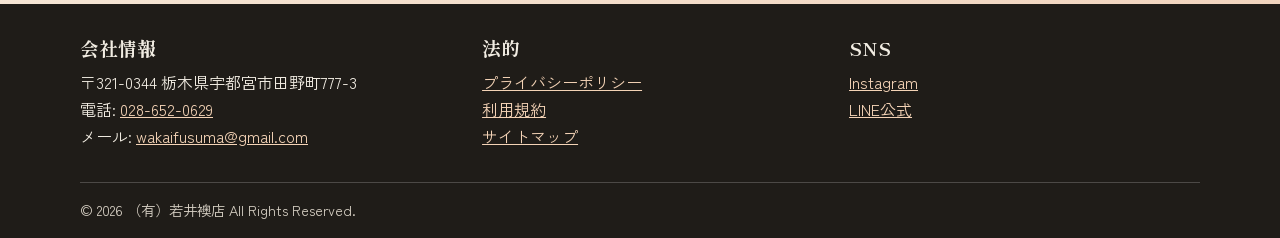
<file: docs/fusuma.html>
<!doctype html>
<html lang="ja">
<head>
  <meta charset="utf-8">
  <meta name="viewport" content="width=device-width, initial-scale=1">
  <title>襖の張り替え・補修 | （有）若井襖店</title>
  <meta name="description" content="襖の張り替え・補修のご相談を承ります。襖紙の種類、サービスの流れ、施工事例、無料見積りをご案内します。">
  <link rel="preconnect" href="https://fonts.googleapis.com">
  <link rel="preconnect" href="https://fonts.gstatic.com" crossorigin>
  <link href="https://fonts.googleapis.com/css2?family=Shippori+Mincho+B1:wght@500;700&family=Zen+Kaku+Gothic+New:wght@400;500;700&display=swap" rel="stylesheet">
  <link rel="stylesheet" href="styles.css">
</head>
<body>
  <a class="skip-link" href="#main">本文へ移動</a>
  <header class="site-header"><div class="container header-inner"><a class="brand" href="index.html"><img src="assets/logo.svg" alt="（有）若井襖店 ロゴ"><span><strong>（有）若井襖店</strong><br>TEL: 028-652-0629</span></a><div class="header-meta"><a class="phone-link" href="tel:0286520629">028-652-0629</a><span>営業時間 8:00~17:00</span></div><button class="nav-toggle" aria-controls="global-nav" aria-expanded="false">メニュー</button><nav id="global-nav" class="global-nav" aria-label="グローバルナビ"><ul><li><a href="index.html">ホーム</a></li><li><a href="company.html">会社概要</a></li><li><a href="fusuma.html" aria-current="page">襖について</a></li><li><a href="shoji.html">障子について</a></li><li><a href="contact.html">お問い合わせ / FAQ</a></li></ul></nav><a class="btn btn-primary header-cta" href="contact.html#estimate">見積り依頼</a></div></header>

  <main id="main" class="section">
    <div class="container">
      <h1>襖の張り替え・補修</h1>
      <p class="page-lead">「もう無理かも」と思うほど破れた襖も、まずはお気軽にご相談ください。</p>
      <p class="page-lead">襖の張り替えはもちろん、高さ削り調整・滑り交換・引手交換など、さまざまなお悩みに創業50年以上の職人技で、見違えるように解決します。</p>

      <section class="section fusuma-paper-section">
        <div class="section-title"><h2>豊富な襖紙からお選びいただけます</h2></div>
        <div class="grid cols-2">
          <article class="card reveal">
            <p>一般的な襖紙から、糸入りの丈夫なもの、高級感のある織物調まで、さまざまな種類をご用意しています。</p>
            <p>現場で見本帳をご覧いただきながら、お部屋の雰囲気やご予算に合わせてお選びいただけるため、初めての方でも安心です。</p>
            <p class="fusuma-blog-guide">襖紙の種類や特徴について詳しく知りたい方は、専門ブログもご覧ください。</p>
            <a class="btn btn-outline" href="">襖紙の種類について詳しく見る</a>
          </article>
          <!-- <article class="card reveal before-after-photo">
            <img src="https://images.unsplash.com/photo-1600047509807-ba8f99d2cdde?auto=format&fit=crop&w=1400&q=80" alt="見本帳で襖紙を選んでいるイメージ写真">
          </article> -->
        </div>
      </section>

      <section class="section">
        <div class="section-title"><h2>サービスの流れ</h2></div>
        <div class="card reveal">
          <div class="timeline">
            <article class="timeline-item">
              <h3><span class="step-no">1</span> お問い合わせ・ご相談</h3>
              <p>お電話またはお問い合わせフォームより、お気軽にご相談ください。襖・障子の種類や枚数、ご希望の柄などをお伺いします。</p>
            </article>
            <article class="timeline-item">
              <h3><span class="step-no">2</span> 現地確認・お見積り</h3>
              <p>ご自宅へお伺いし、現物の状態やサイズを確認いたします。内容をもとに無料でお見積りをご案内します。</p>
            </article>
            <article class="timeline-item">
              <h3><span class="step-no">3</span> 引き取り・お預かり</h3>
              <p>襖や障子を丁寧に取り外し、お預かりいたします。状態に応じて下地の確認も行います。</p>
              <!-- <div class="shoji-step-photos">
                <img src="https://images.unsplash.com/photo-1512917774080-9991f1c4c750?auto=format&fit=crop&w=1200&q=80" alt="襖をはがしている写真">
              </div> -->
            </article>
            <article class="timeline-item">
              <h3><span class="step-no">4</span> 張り替え・仕上げ</h3>
              <p>古い紙をはがし、新しい襖紙・障子紙へ丁寧に張り替えます。細部まできれいに仕上げます。</p>
              <!-- <div class="shoji-step-photos">
                <img src="https://images.unsplash.com/photo-1505693416388-ac5ce068fe85?auto=format&fit=crop&w=1200&q=80" alt="張り替え途中の写真">
                <img src="https://images.unsplash.com/photo-1494526585095-c41746248156?auto=format&fit=crop&w=1200&q=80" alt="完成写真">
              </div> -->
            </article>
            <article class="timeline-item">
              <h3><span class="step-no">5</span> 納品・取り付け</h3>
              <p>仕上がった襖・障子をお届けし、元の位置へ丁寧に取り付けいたします。仕上がりをご確認いただいて完了です。</p>
              <!-- <div class="shoji-step-photos">
                <img src="https://images.unsplash.com/photo-1522708323590-d24dbb6b0267?auto=format&fit=crop&w=1200&q=80" alt="配達・納品時の写真">
              </div> -->
            </article>
          </div>
        </div>
        <p class="notice shoji-delivery">通常3日〜7日でお届けします。</p>
      </section>

      <!-- <section class="section">
        <div class="section-title"><h2>施工事例</h2></div>
        <div class="card slider reveal fusuma-case-slider" aria-label="襖施工事例スライダー">
          <article class="slide active">
            <figure>
              <img src="https://images.unsplash.com/photo-1489515217757-5fd1be406fef?auto=format&fit=crop&w=1600&q=80" alt="破れて傷んだ襖のBefore写真">
              <figcaption>Before</figcaption>
            </figure>
          </article>
          <article class="slide">
            <figure>
              <img src="https://images.unsplash.com/photo-1493663284031-b7e3aefcae8e?auto=format&fit=crop&w=1600&q=80" alt="張り替え後に明るく整った襖のAfter写真">
              <figcaption>After</figcaption>
            </figure>
          </article>
          <div class="slider-controls">
            <button type="button" data-slide="prev" aria-label="前の写真">Beforeを見る</button>
            <button type="button" data-slide="next" aria-label="次の写真">Afterを見る</button>
          </div>
        </div>
      </section> -->
    </div>
  </main>

  <section class="footer-cta">
    <div class="container reveal">
      <h2>襖・障子のお悩みは、まずお気軽にご相談ください</h2>
      <p>問い合わせしやすい方法で、無料見積りをご利用いただけます。</p>
      <div class="cta-link-grid">
        <a class="btn btn-primary" href="contact.html#estimate">無料見積りはこちら</a>
        <a class="btn btn-outline" href="tel:0286520629">お電話で相談する</a>
        <a class="btn btn-outline" href="https://lin.ee/YYDmouu" target="_blank" rel="noopener">LINEで写真見積り</a>
      </div>
    </div>
  </section>

  <footer class="site-footer"><div class="container footer-grid"><section><h3>会社情報</h3><p>〒321-0344 栃木県宇都宮市田野町777-3<br>電話: <a href="tel:0286520629">028-652-0629</a><br>メール: <a href="mailto:wakaifusuma@gmail.com">wakaifusuma@gmail.com</a></p></section><section><h3>法的</h3><p><a href="policy.html">プライバシーポリシー</a><br><a href="terms.html">利用規約</a><br><a href="sitemap.html">サイトマップ</a></p></section><section><h3>SNS</h3><p><a href="https://www.instagram.com" target="_blank" rel="noopener">Instagram</a><br><a href="https://lin.ee/YYDmouu" target="_blank" rel="noopener">LINE公式</a></p></section></div><div class="container copy">© 2026 （有）若井襖店 All Rights Reserved.</div></footer>

  <script src="script.js" defer></script>
</body>
</html>
</file>
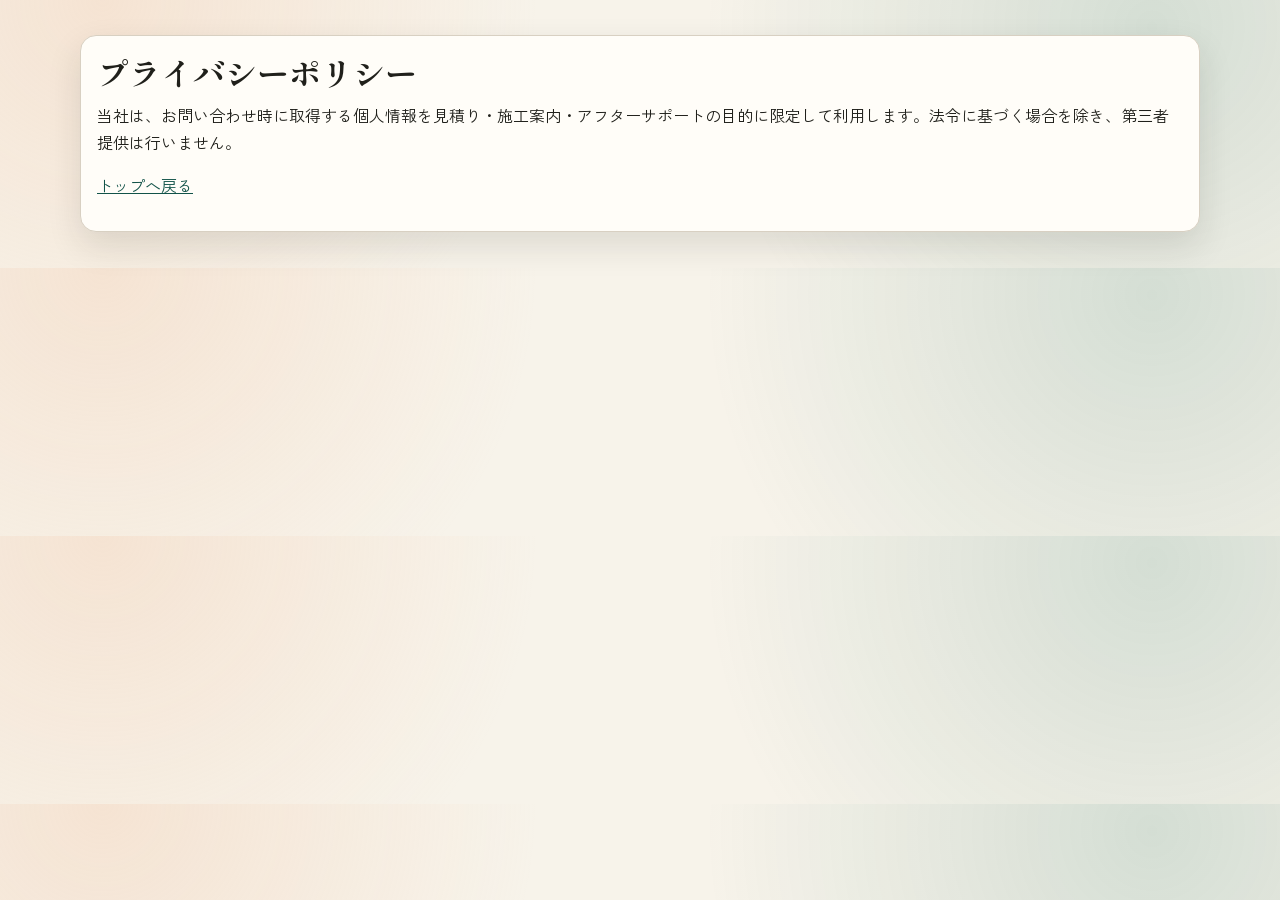
<file: docs/policy.html>
<!doctype html>
<html lang="ja">
<head>
  <meta charset="utf-8">
  <meta name="viewport" content="width=device-width, initial-scale=1">
  <title>プライバシーポリシー | （有）若井襖店</title>
  <link rel="preconnect" href="https://fonts.googleapis.com">
  <link rel="preconnect" href="https://fonts.gstatic.com" crossorigin>
  <link href="https://fonts.googleapis.com/css2?family=Shippori+Mincho+B1:wght@500;700&family=Zen+Kaku+Gothic+New:wght@400;500;700&display=swap" rel="stylesheet">
  <link rel="stylesheet" href="styles.css">
</head>
<body>
  <main class="section">
    <div class="container card">
      <h1>プライバシーポリシー</h1>
      <p>当社は、お問い合わせ時に取得する個人情報を見積り・施工案内・アフターサポートの目的に限定して利用します。法令に基づく場合を除き、第三者提供は行いません。</p>
      <p><a href="index.html">トップへ戻る</a></p>
    </div>
  </main>
</body>
</html>
</file>
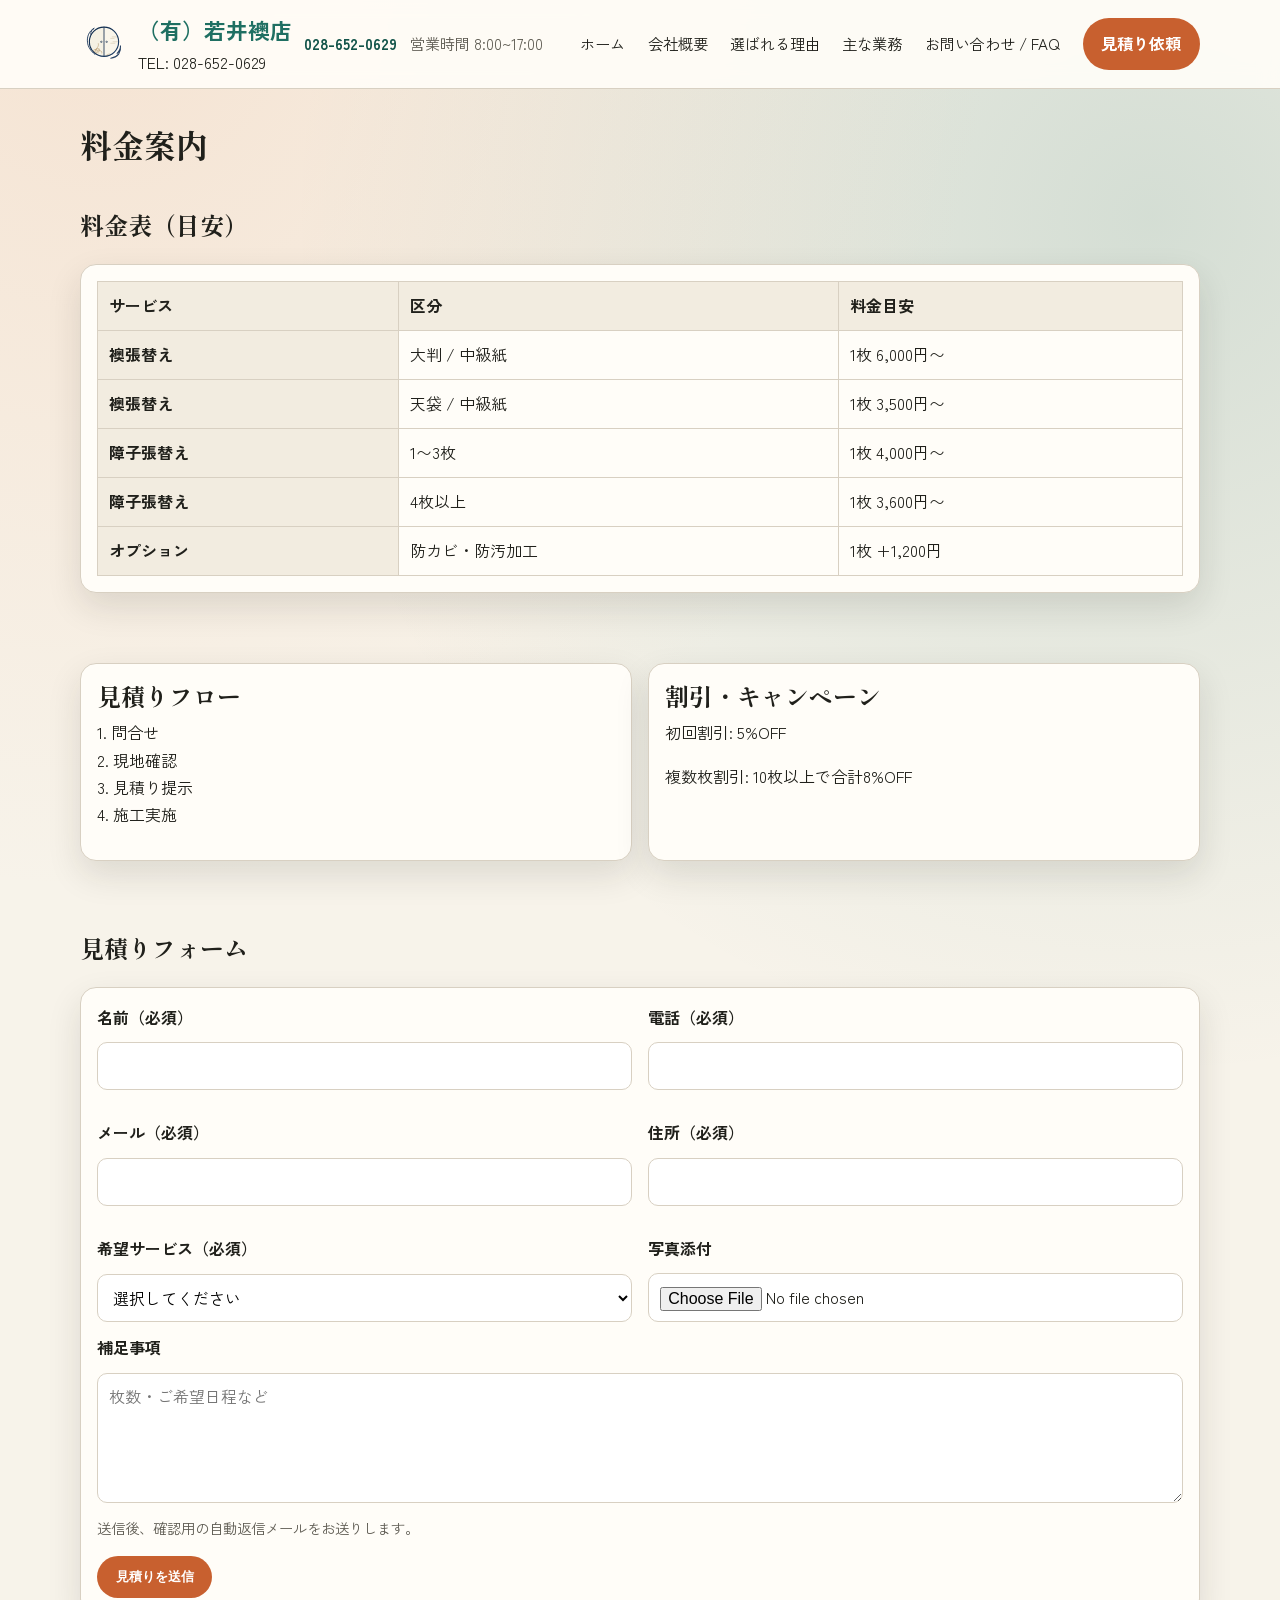
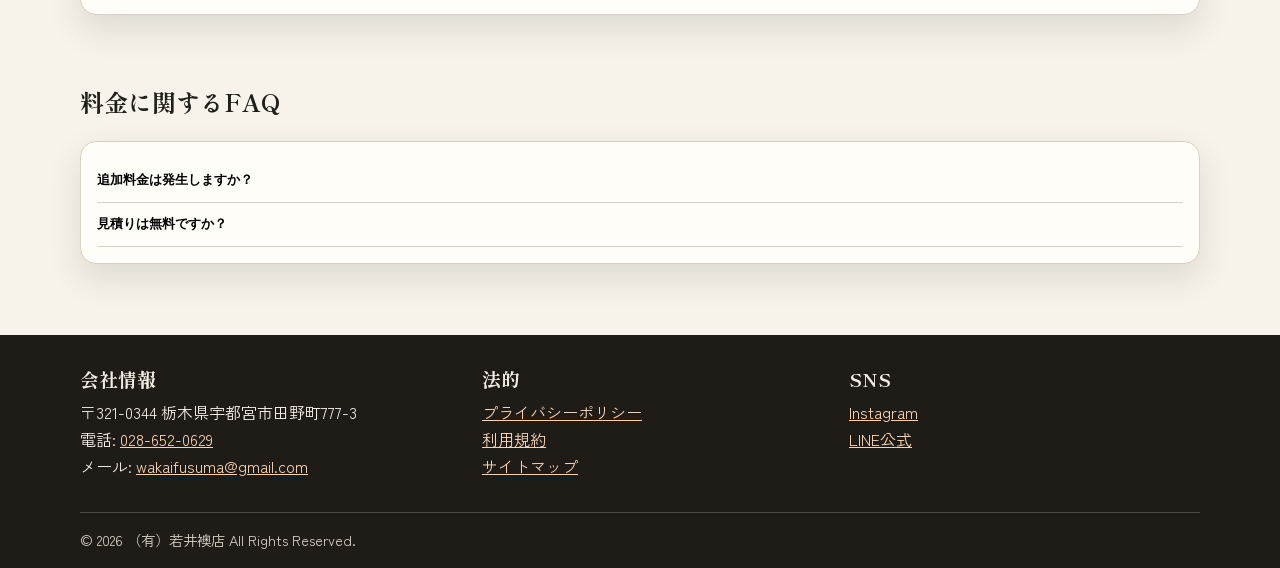
<file: docs/pricing.html>
<!doctype html>
<html lang="ja">
<head>
  <meta charset="utf-8">
  <meta name="viewport" content="width=device-width, initial-scale=1">
  <title>料金案内 | （有）若井襖店</title>
  <meta name="description" content="襖・障子の料金目安、見積りフロー、割引情報、料金FAQをご案内します。">
  <link rel="preconnect" href="https://fonts.googleapis.com">
  <link rel="preconnect" href="https://fonts.gstatic.com" crossorigin>
  <link href="https://fonts.googleapis.com/css2?family=Shippori+Mincho+B1:wght@500;700&family=Zen+Kaku+Gothic+New:wght@400;500;700&display=swap" rel="stylesheet">
  <link rel="stylesheet" href="styles.css">
</head>
<body>
  <a class="skip-link" href="#main">本文へ移動</a>
  <header class="site-header"><div class="container header-inner"><a class="brand" href="index.html"><img src="assets/logo.svg" alt="（有）若井襖店 ロゴ"><span><strong>（有）若井襖店</strong><br>TEL: 028-652-0629</span></a><div class="header-meta"><a class="phone-link" href="tel:0286520629">028-652-0629</a><span>営業時間 8:00~17:00</span></div><button class="nav-toggle" aria-controls="global-nav" aria-expanded="false">メニュー</button><nav id="global-nav" class="global-nav" aria-label="グローバルナビ"><ul><li><a href="index.html">ホーム</a></li><li><a href="company.html">会社概要</a></li><li><a href="reasons.html">選ばれる理由</a></li><!-- <li><a href="pricing.html" aria-current="page">料金案内</a></li> --><li><a href="services.html">主な業務</a></li><li><a href="contact.html">お問い合わせ / FAQ</a></li></ul></nav><a class="btn btn-primary header-cta" href="contact.html#estimate">見積り依頼</a></div></header>

  <main id="main" class="section">
    <div class="container">
      <h1>料金案内</h1>
      <section class="section">
        <div class="section-title"><h2>料金表（目安）</h2></div>
        <div class="card table-wrap reveal">
          <table>
            <thead><tr><th>サービス</th><th>区分</th><th>料金目安</th></tr></thead>
            <tbody>
              <tr><th>襖張替え</th><td>大判 / 中級紙</td><td>1枚 6,000円〜</td></tr>
              <tr><th>襖張替え</th><td>天袋 / 中級紙</td><td>1枚 3,500円〜</td></tr>
              <tr><th>障子張替え</th><td>1〜3枚</td><td>1枚 4,000円〜</td></tr>
              <tr><th>障子張替え</th><td>4枚以上</td><td>1枚 3,600円〜</td></tr>
              <tr><th>オプション</th><td>防カビ・防汚加工</td><td>1枚 +1,200円</td></tr>
            </tbody>
          </table>
        </div>
      </section>

      <section class="section">
        <div class="grid cols-2">
          <article class="card reveal">
            <h2>見積りフロー</h2>
            <p>1. 問合せ<br>2. 現地確認<br>3. 見積り提示<br>4. 施工実施</p>
          </article>
          <article class="card reveal">
            <h2>割引・キャンペーン</h2>
            <p>初回割引: 5%OFF</p>
            <p>複数枚割引: 10枚以上で合計8%OFF</p>
          </article>
        </div>
      </section>

      <section id="estimate" class="section">
        <div class="section-title"><h2>見積りフォーム</h2></div>
        <form class="card reveal" id="contact-form">
          <div class="grid cols-2">
            <div class="form-row"><label for="name">名前（必須）</label><input id="name" name="name" required></div>
            <div class="form-row"><label for="phone">電話（必須）</label><input id="phone" name="phone" type="tel" required></div>
            <div class="form-row"><label for="email">メール（必須）</label><input id="email" name="email" type="email" required></div>
            <div class="form-row"><label for="address">住所（必須）</label><input id="address" name="address" required></div>
            <div class="form-row"><label for="service">希望サービス（必須）</label><select id="service" name="service" required><option value="">選択してください</option><option>襖張替え</option><option>障子張替え</option><option>新調</option><option>修理・補修</option></select></div>
            <div class="form-row"><label for="photo">写真添付</label><input id="photo" name="photo" type="file" accept="image/*"></div>
          </div>
          <div class="form-row"><label for="detail">補足事項</label><textarea id="detail" name="detail" placeholder="枚数・ご希望日程など"></textarea></div>
          <p class="form-note">送信後、確認用の自動返信メールをお送りします。</p>
          <button class="btn btn-primary" type="submit">見積りを送信</button>
          <div id="complete-message" class="notice" hidden>送信を受け付けました。通常1営業日以内にご連絡します。</div>
        </form>
      </section>

      <section class="section">
        <div class="section-title"><h2>料金に関するFAQ</h2></div>
        <div class="card reveal">
          <div class="faq-item"><button class="faq-q" aria-expanded="false" aria-controls="pfaq-1">追加料金は発生しますか？</button><div class="faq-a" id="pfaq-1" hidden>枠修理や下地補修が必要な場合のみ事前説明のうえ発生します。</div></div>
          <div class="faq-item"><button class="faq-q" aria-expanded="false" aria-controls="pfaq-2">見積りは無料ですか？</button><div class="faq-a" id="pfaq-2" hidden>対応エリア内は無料です。エリア外は出張費をご案内します。</div></div>
        </div>
      </section>
    </div>
  </main>

  <footer class="site-footer"><div class="container footer-grid"><section><h3>会社情報</h3><p>〒321-0344 栃木県宇都宮市田野町777-3<br>電話: <a href="tel:0286520629">028-652-0629</a><br>メール: <a href="mailto:wakaifusuma@gmail.com">wakaifusuma@gmail.com</a></p></section><section><h3>法的</h3><p><a href="policy.html">プライバシーポリシー</a><br><a href="terms.html">利用規約</a><br><a href="sitemap.html">サイトマップ</a></p></section><section><h3>SNS</h3><p><a href="https://www.instagram.com" target="_blank" rel="noopener">Instagram</a><br><a href="https://lin.ee/YYDmouu" target="_blank" rel="noopener">LINE公式</a></p></section></div><div class="container copy">© 2026 （有）若井襖店 All Rights Reserved.</div></footer>
  <script src="script.js" defer></script>
</body>
</html>
</file>
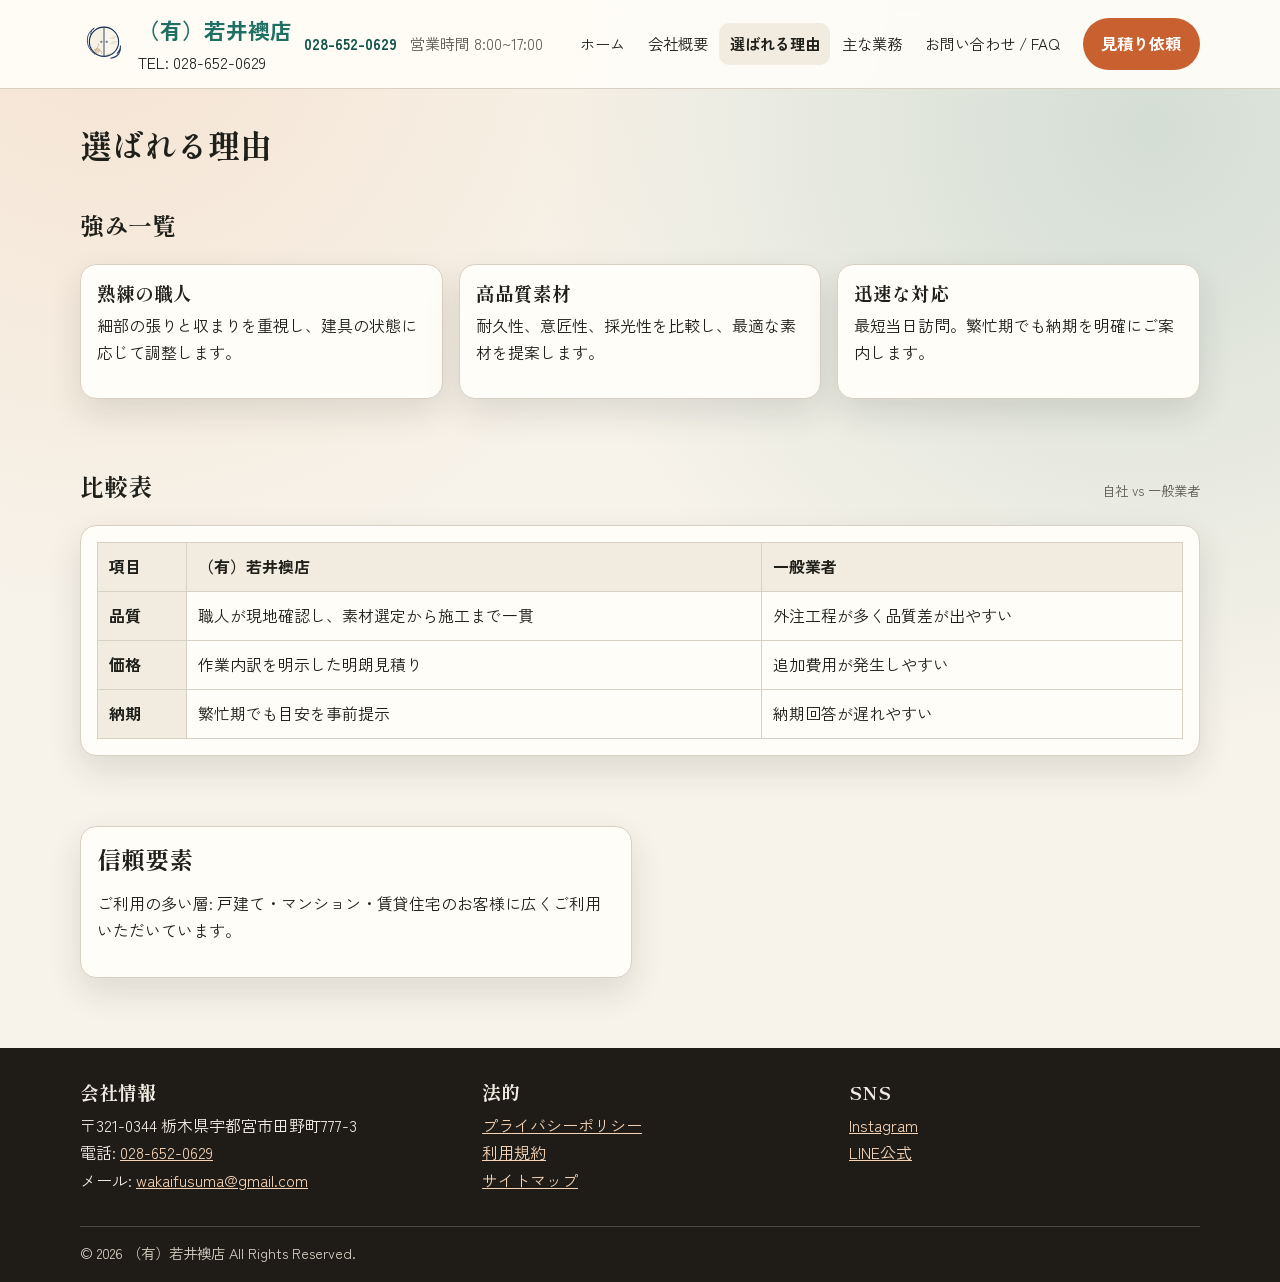
<file: docs/reasons.html>
<!doctype html>
<html lang="ja">
<head>
  <meta charset="utf-8">
  <meta name="viewport" content="width=device-width, initial-scale=1">
  <title>選ばれる理由 | （有）若井襖店</title>
  <meta name="description" content="熟練職人、高品質素材、迅速対応、保証体制と実績をご紹介します。">
  <link rel="preconnect" href="https://fonts.googleapis.com">
  <link rel="preconnect" href="https://fonts.gstatic.com" crossorigin>
  <link href="https://fonts.googleapis.com/css2?family=Shippori+Mincho+B1:wght@500;700&family=Zen+Kaku+Gothic+New:wght@400;500;700&display=swap" rel="stylesheet">
  <link rel="stylesheet" href="styles.css">
</head>
<body>
  <a class="skip-link" href="#main">本文へ移動</a>
  <header class="site-header"><div class="container header-inner"><a class="brand" href="index.html"><img src="assets/logo.svg" alt="（有）若井襖店 ロゴ"><span><strong>（有）若井襖店</strong><br>TEL: 028-652-0629</span></a><div class="header-meta"><a class="phone-link" href="tel:0286520629">028-652-0629</a><span>営業時間 8:00~17:00</span></div><button class="nav-toggle" aria-controls="global-nav" aria-expanded="false">メニュー</button><nav id="global-nav" class="global-nav" aria-label="グローバルナビ"><ul><li><a href="index.html">ホーム</a></li><li><a href="company.html">会社概要</a></li><li><a href="reasons.html" aria-current="page">選ばれる理由</a></li><!-- <li><a href="pricing.html">料金案内</a></li> --><li><a href="services.html">主な業務</a></li><li><a href="contact.html">お問い合わせ / FAQ</a></li></ul></nav><a class="btn btn-primary header-cta" href="contact.html#estimate">見積り依頼</a></div></header>

  <main id="main" class="section">
    <div class="container">
      <h1>選ばれる理由</h1>
      <section class="section">
        <div class="section-title"><h2>強み一覧</h2></div>
        <div class="grid cols-3">
          <article class="card reveal"><h3>熟練の職人</h3><p>細部の張りと収まりを重視し、建具の状態に応じて調整します。</p></article>
          <article class="card reveal"><h3>高品質素材</h3><p>耐久性、意匠性、採光性を比較し、最適な素材を提案します。</p></article>
          <article class="card reveal"><h3>迅速な対応</h3><p>最短当日訪問。繁忙期でも納期を明確にご案内します。</p></article>
        </div>
      </section>

      <section class="section">
        <div class="section-title"><h2>比較表</h2><small>自社 vs 一般業者</small></div>
        <div class="card table-wrap reveal">
          <table>
            <thead><tr><th>項目</th><th>（有）若井襖店</th><th>一般業者</th></tr></thead>
            <tbody>
              <tr><th>品質</th><td>職人が現地確認し、素材選定から施工まで一貫</td><td>外注工程が多く品質差が出やすい</td></tr>
              <tr><th>価格</th><td>作業内訳を明示した明朗見積り</td><td>追加費用が発生しやすい</td></tr>
              <tr><th>納期</th><td>繁忙期でも目安を事前提示</td><td>納期回答が遅れやすい</td></tr>
            </tbody>
          </table>
        </div>
      </section>

      <section class="section">
        <div class="grid cols-2">
          <!-- <article class="card reveal">
            <h2>保証・アフターサービス</h2>
            <p>保証期間: 施工後12カ月（内容により異なる）</p>
            <p>無料点検: 施工後3カ月以内の無料点検対応あり</p>
          </article> -->
          <article class="card reveal">
            <h2>信頼要素</h2>
            <p></p>
            <p></p>
            <p>ご利用の多い層: 戸建て・マンション・賃貸住宅のお客様に広くご利用いただいています。</p>
          </article>
        </div>
      </section>
    </div>
  </main>

  <footer class="site-footer"><div class="container footer-grid"><section><h3>会社情報</h3><p>〒321-0344 栃木県宇都宮市田野町777-3<br>電話: <a href="tel:0286520629">028-652-0629</a><br>メール: <a href="mailto:wakaifusuma@gmail.com">wakaifusuma@gmail.com</a></p></section><section><h3>法的</h3><p><a href="policy.html">プライバシーポリシー</a><br><a href="terms.html">利用規約</a><br><a href="sitemap.html">サイトマップ</a></p></section><section><h3>SNS</h3><p><a href="https://www.instagram.com" target="_blank" rel="noopener">Instagram</a><br><a href="https://lin.ee/YYDmouu" target="_blank" rel="noopener">LINE公式</a></p></section></div><div class="container copy">© 2026 （有）若井襖店 All Rights Reserved.</div></footer>
  <script src="script.js" defer></script>
</body>
</html>
</file>
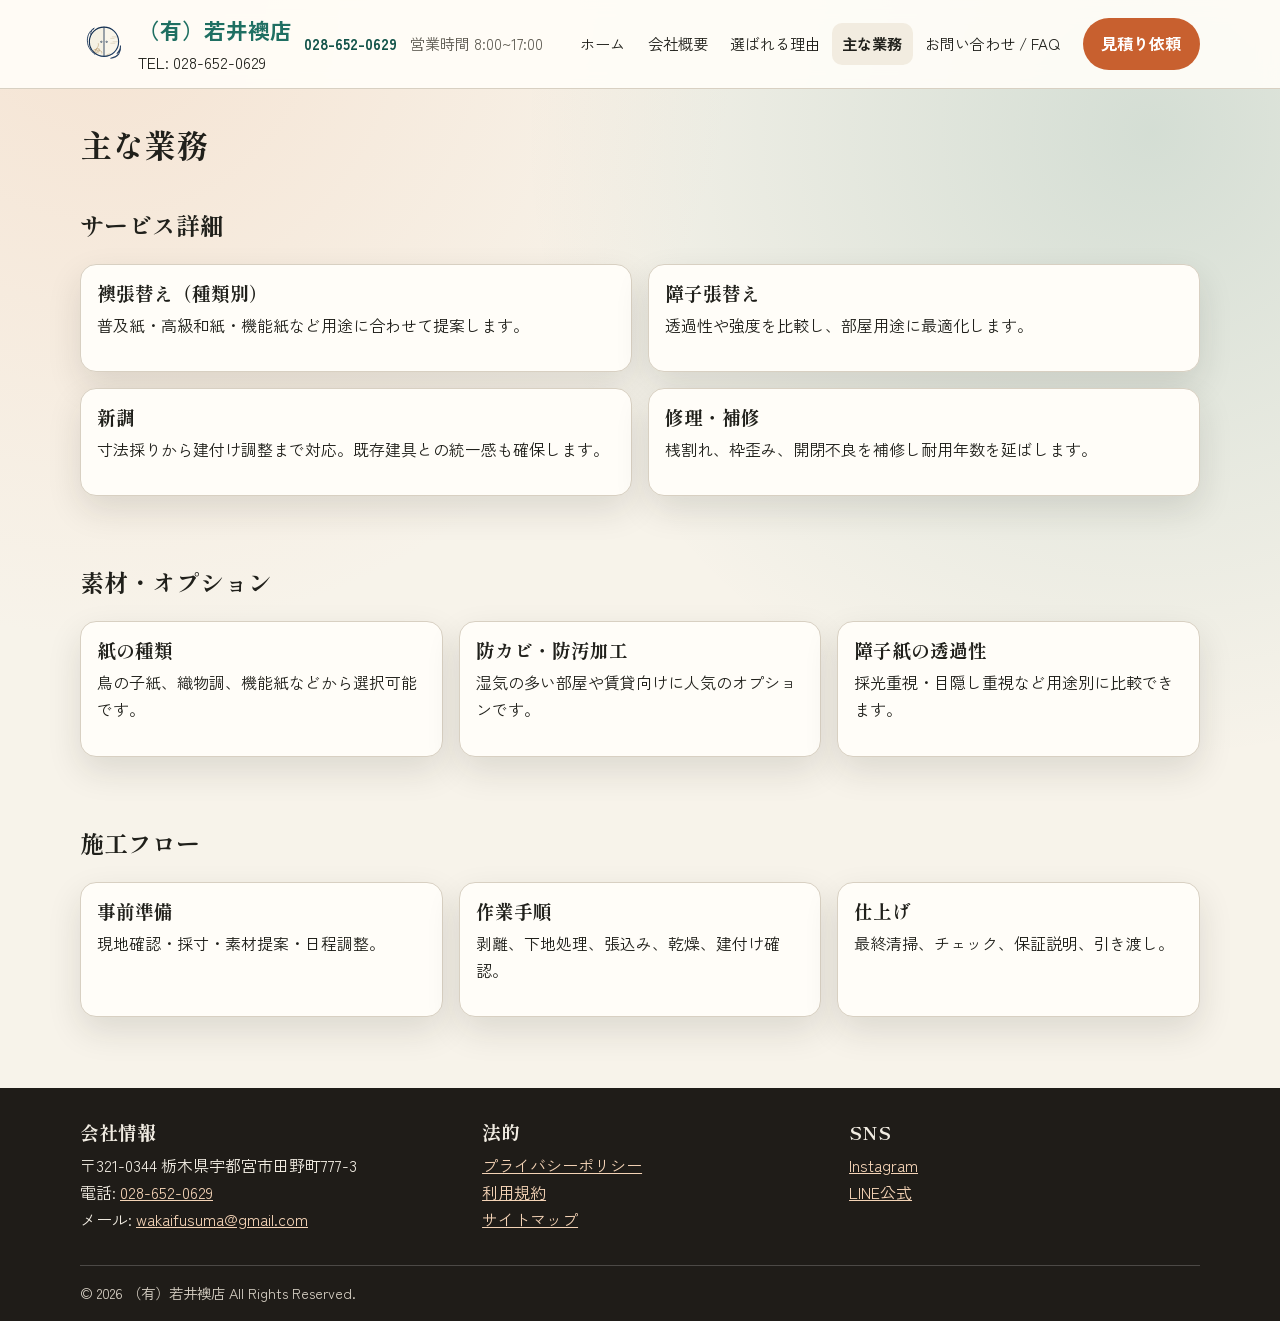
<file: docs/services.html>
<!doctype html>
<html lang="ja">
<head>
  <meta charset="utf-8">
  <meta name="viewport" content="width=device-width, initial-scale=1">
  <title>主な業務 | （有）若井襖店</title>
  <meta name="description" content="襖張替え、障子張替え、新調、修理の詳細や施工フロー、素材・オプションをご紹介します。">
  <link rel="preconnect" href="https://fonts.googleapis.com">
  <link rel="preconnect" href="https://fonts.gstatic.com" crossorigin>
  <link href="https://fonts.googleapis.com/css2?family=Shippori+Mincho+B1:wght@500;700&family=Zen+Kaku+Gothic+New:wght@400;500;700&display=swap" rel="stylesheet">
  <link rel="stylesheet" href="styles.css">
</head>
<body>
  <a class="skip-link" href="#main">本文へ移動</a>
  <header class="site-header"><div class="container header-inner"><a class="brand" href="index.html"><img src="assets/logo.svg" alt="（有）若井襖店 ロゴ"><span><strong>（有）若井襖店</strong><br>TEL: 028-652-0629</span></a><div class="header-meta"><a class="phone-link" href="tel:0286520629">028-652-0629</a><span>営業時間 8:00~17:00</span></div><button class="nav-toggle" aria-controls="global-nav" aria-expanded="false">メニュー</button><nav id="global-nav" class="global-nav" aria-label="グローバルナビ"><ul><li><a href="index.html">ホーム</a></li><li><a href="company.html">会社概要</a></li><li><a href="reasons.html">選ばれる理由</a></li><!-- <li><a href="pricing.html">料金案内</a></li> --><li><a href="services.html" aria-current="page">主な業務</a></li><li><a href="contact.html">お問い合わせ / FAQ</a></li></ul></nav><a class="btn btn-primary header-cta" href="contact.html#estimate">見積り依頼</a></div></header>

  <main id="main" class="section">
    <div class="container">
      <h1>主な業務</h1>
      <section class="section">
        <div class="section-title"><h2>サービス詳細</h2></div>
        <div class="grid cols-2">
          <article class="card reveal"><h3>襖張替え（種類別）</h3><p>普及紙・高級和紙・機能紙など用途に合わせて提案します。</p></article>
          <article class="card reveal"><h3>障子張替え</h3><p>透過性や強度を比較し、部屋用途に最適化します。</p></article>
          <article class="card reveal"><h3>新調</h3><p>寸法採りから建付け調整まで対応。既存建具との統一感も確保します。</p></article>
          <article class="card reveal"><h3>修理・補修</h3><p>桟割れ、枠歪み、開閉不良を補修し耐用年数を延ばします。</p></article>
        </div>
      </section>

      <section class="section">
        <div class="section-title"><h2>素材・オプション</h2></div>
        <div class="grid cols-3">
          <article class="card reveal"><h3>紙の種類</h3><p>鳥の子紙、織物調、機能紙などから選択可能です。</p></article>
          <article class="card reveal"><h3>防カビ・防汚加工</h3><p>湿気の多い部屋や賃貸向けに人気のオプションです。</p></article>
          <article class="card reveal"><h3>障子紙の透過性</h3><p>採光重視・目隠し重視など用途別に比較できます。</p></article>
        </div>
      </section>

      <section class="section">
        <div class="section-title"><h2>施工フロー</h2></div>
        <div class="grid cols-3">
          <article class="card reveal"><h3>事前準備</h3><p>現地確認・採寸・素材提案・日程調整。</p></article>
          <article class="card reveal"><h3>作業手順</h3><p>剥離、下地処理、張込み、乾燥、建付け確認。</p></article>
          <article class="card reveal"><h3>仕上げ</h3><p>最終清掃、チェック、保証説明、引き渡し。</p></article>
        </div>
      </section>

      <!-- <section class="section">
        <div class="section-title"><h2>施工事例詳細</h2></div>
        <div class="grid cols-2">
          <article class="card reveal"><img src="https://images.unsplash.com/photo-1560185007-5f0bb1866cab?auto=format&fit=crop&w=1200&q=80" alt="襖張替え事例写真"><h3>戸建て和室 襖張替え</h3><p>使用素材: 防汚機能紙 / 作業時間: 4時間</p><p>お客様コメント: 子どもがいても安心できる素材を選べました。</p></article>
          <article class="card reveal"><img src="https://images.unsplash.com/photo-1600607688066-890987f18a86?auto=format&fit=crop&w=1200&q=80" alt="障子張替え事例写真"><h3>賃貸退去前 障子張替え</h3><p>使用素材: 強化障子紙 / 作業時間: 2時間</p><p>お客様コメント: 原状回復の相談にも丁寧に対応してくれました。</p></article>
        </div>
      </section> -->
    </div>
  </main>

  <footer class="site-footer"><div class="container footer-grid"><section><h3>会社情報</h3><p>〒321-0344 栃木県宇都宮市田野町777-3<br>電話: <a href="tel:0286520629">028-652-0629</a><br>メール: <a href="mailto:wakaifusuma@gmail.com">wakaifusuma@gmail.com</a></p></section><section><h3>法的</h3><p><a href="policy.html">プライバシーポリシー</a><br><a href="terms.html">利用規約</a><br><a href="sitemap.html">サイトマップ</a></p></section><section><h3>SNS</h3><p><a href="https://www.instagram.com" target="_blank" rel="noopener">Instagram</a><br><a href="https://lin.ee/YYDmouu" target="_blank" rel="noopener">LINE公式</a></p></section></div><div class="container copy">© 2026 （有）若井襖店 All Rights Reserved.</div></footer>
  <script src="script.js" defer></script>
</body>
</html>
</file>
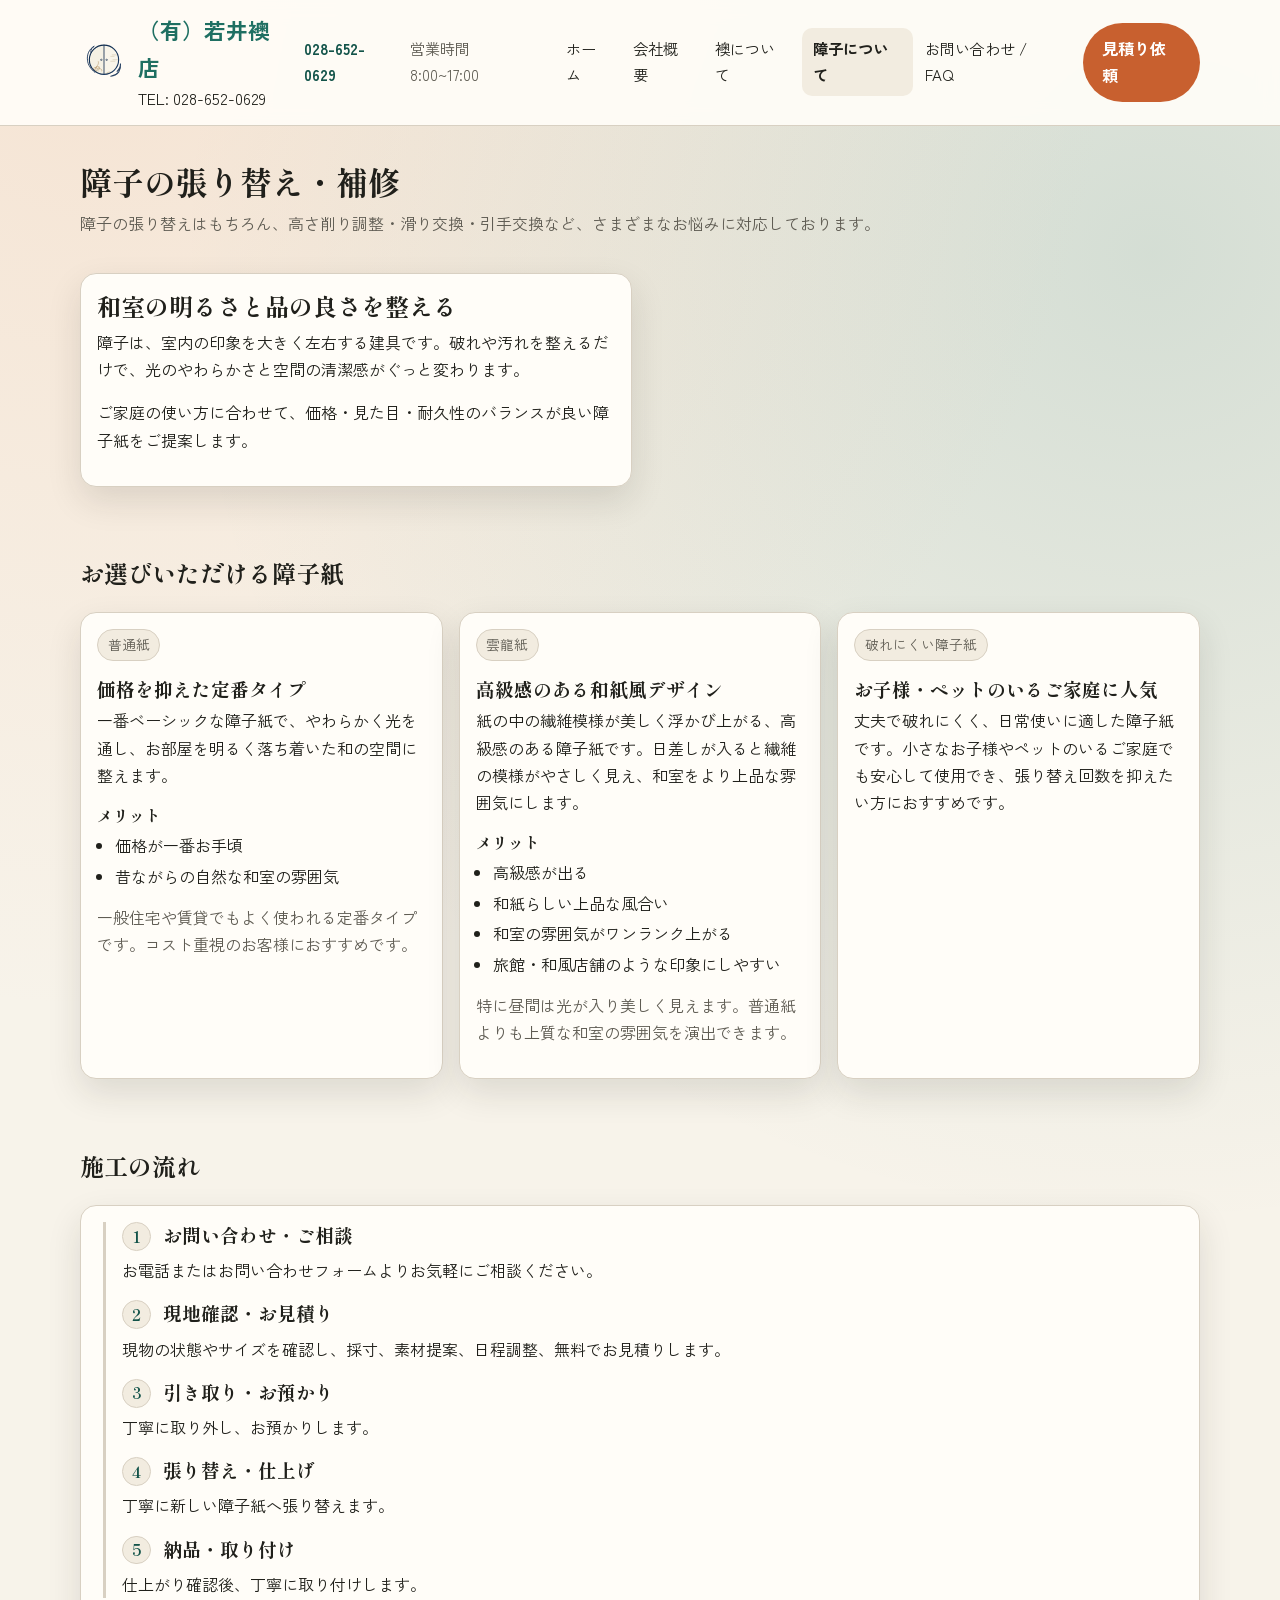
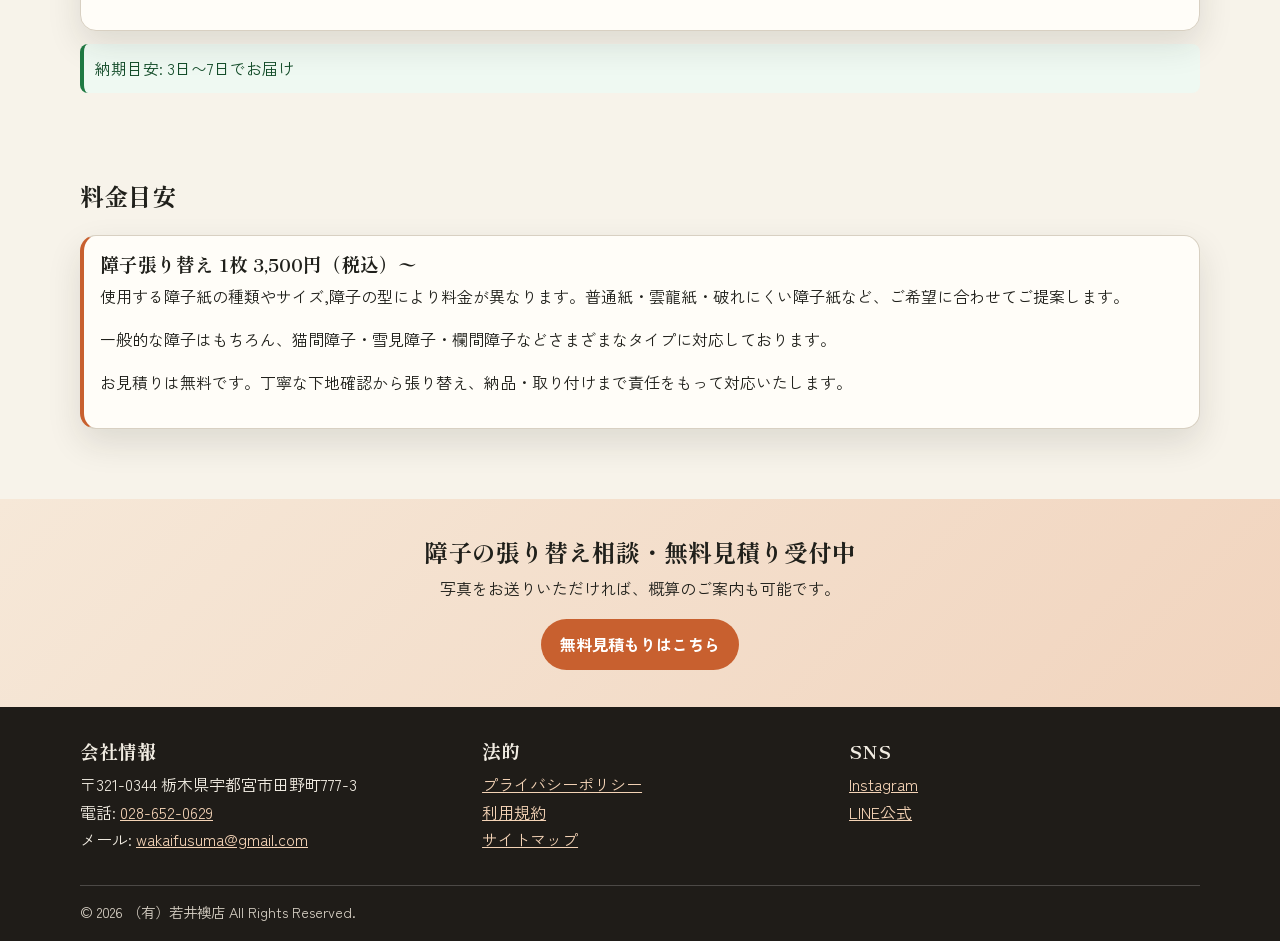
<file: docs/shoji.html>
<!doctype html>
<html lang="ja">
<head>
  <meta charset="utf-8">
  <meta name="viewport" content="width=device-width, initial-scale=1">
  <title>障子の張り替え | （有）若井襖店</title>
  <meta name="description" content="障子の張り替え・新調のご相談を承ります。障子紙の種類、施工事例、施工の流れ、料金目安をご案内します。">
  <link rel="preconnect" href="https://fonts.googleapis.com">
  <link rel="preconnect" href="https://fonts.gstatic.com" crossorigin>
  <link href="https://fonts.googleapis.com/css2?family=Shippori+Mincho+B1:wght@500;700&family=Zen+Kaku+Gothic+New:wght@400;500;700&display=swap" rel="stylesheet">
  <link rel="stylesheet" href="styles.css">
</head>
<body>
  <a class="skip-link" href="#main">本文へ移動</a>
  <header class="site-header"><div class="container header-inner"><a class="brand" href="index.html"><img src="assets/logo.svg" alt="（有）若井襖店 ロゴ"><span><strong>（有）若井襖店</strong><br>TEL: 028-652-0629</span></a><div class="header-meta"><a class="phone-link" href="tel:0286520629">028-652-0629</a><span>営業時間 8:00~17:00</span></div><button class="nav-toggle" aria-controls="global-nav" aria-expanded="false">メニュー</button><nav id="global-nav" class="global-nav" aria-label="グローバルナビ"><ul><li><a href="index.html">ホーム</a></li><li><a href="company.html">会社概要</a></li><li><a href="fusuma.html">襖について</a></li><li><a href="shoji.html" aria-current="page">障子について</a></li><li><a href="contact.html">お問い合わせ / FAQ</a></li></ul></nav><a class="btn btn-primary header-cta" href="contact.html#estimate">見積り依頼</a></div></header>

  <main id="main" class="section">
    <div class="container">
      <h1>障子の張り替え・補修</h1>
      <p class="page-lead">障子の張り替えはもちろん、高さ削り調整・滑り交換・引手交換など、さまざまなお悩みに対応しております。</p>

      <section class="section shoji-intro">
        <div class="grid cols-2">
          <article class="card reveal">
            <h2>和室の明るさと品の良さを整える</h2>
            <p>障子は、室内の印象を大きく左右する建具です。破れや汚れを整えるだけで、光のやわらかさと空間の清潔感がぐっと変わります。</p>
            <p>ご家庭の使い方に合わせて、価格・見た目・耐久性のバランスが良い障子紙をご提案します。</p>
          </article>
          <!-- <article class="card reveal before-after-photo">
            <img src="https://images.unsplash.com/photo-1494526585095-c41746248156?auto=format&fit=crop&w=1400&q=80" alt="自然光が入る和室の障子">
          </article> -->
        </div>
      </section>

      <section class="section">
        <div class="section-title"><h2>お選びいただける障子紙</h2></div>
        <div class="grid cols-3">
          <article class="card reveal paper-card">
            <p class="badge">普通紙</p>
            <h3>価格を抑えた定番タイプ</h3>
            <p>一番ベーシックな障子紙で、やわらかく光を通し、お部屋を明るく落ち着いた和の空間に整えます。</p>
            <h4>メリット</h4>
            <ul class="list-check">
              <li>価格が一番お手頃</li>
              <li>昔ながらの自然な和室の雰囲気</li>
            </ul>
            <p class="paper-comment">一般住宅や賃貸でもよく使われる定番タイプです。コスト重視のお客様におすすめです。</p>
          </article>

          <article class="card reveal paper-card">
            <p class="badge">雲龍紙</p>
            <h3>高級感のある和紙風デザイン</h3>
            <p>紙の中の繊維模様が美しく浮かび上がる、高級感のある障子紙です。日差しが入ると繊維の模様がやさしく見え、和室をより上品な雰囲気にします。</p>
            <h4>メリット</h4>
            <ul class="list-check">
              <li>高級感が出る</li>
              <li>和紙らしい上品な風合い</li>
              <li>和室の雰囲気がワンランク上がる</li>
              <li>旅館・和風店舗のような印象にしやすい</li>
            </ul>
            <p class="paper-comment">特に昼間は光が入り美しく見えます。普通紙よりも上質な和室の雰囲気を演出できます。</p>
          </article>

          <article class="card reveal paper-card">
            <p class="badge">破れにくい障子紙</p>
            <h3>お子様・ペットのいるご家庭に人気</h3>
            <p>丈夫で破れにくく、日常使いに適した障子紙です。小さなお子様やペットのいるご家庭でも安心して使用でき、張り替え回数を抑えたい方におすすめです。</p>
          </article>
        </div>
      </section>

      <!-- <section class="section">
        <div class="section-title"><h2>施工事例</h2></div>
        <div class="grid cols-2">
          <article class="card reveal before-after-photo">
            <p class="badge">Before</p>
            <h3>張り替え前</h3>
            <img src="https://images.unsplash.com/photo-1513694203232-719a280e022f?auto=format&fit=crop&w=1400&q=80" alt="障子の骨組みが見える張り替え前の状態">
            <p>障子の骨組みを確認し、汚れやたわみの状態を丁寧に点検します。</p>
          </article>
          <article class="card reveal before-after-photo">
            <p class="badge">After</p>
            <h3>張り替え完了後</h3>
            <img src="https://images.unsplash.com/photo-1583847268964-b28dc8f51f92?auto=format&fit=crop&w=1400&q=80" alt="障子の張り替え完了後の明るい和室">
            <p>新しい障子紙へ張り替えることで、和室全体が明るく清潔な印象になります。</p>
          </article>
        </div>
      </section> -->

      <section class="section">
        <div class="section-title"><h2>施工の流れ</h2></div>
        <div class="card reveal">
          <div class="timeline">
            <article class="timeline-item">
              <h3><span class="step-no">1</span> お問い合わせ・ご相談</h3>
              <p>お電話またはお問い合わせフォームよりお気軽にご相談ください。</p>
            </article>
            <article class="timeline-item">
              <h3><span class="step-no">2</span> 現地確認・お見積り</h3>
              <p>現物の状態やサイズを確認し、採寸、素材提案、日程調整、無料でお見積りします。</p>
            </article>
            <article class="timeline-item">
              <h3><span class="step-no">3</span> 引き取り・お預かり</h3>
              <p>丁寧に取り外し、お預かりします。</p>
              <!-- <div class="shoji-step-photos">
                <img src="https://images.unsplash.com/photo-1560185127-6a8c0f5c9b5b?auto=format&fit=crop&w=1200&q=80" alt="障子をはがしている作業写真">
              </div> -->
            </article>
            <article class="timeline-item">
              <h3><span class="step-no">4</span> 張り替え・仕上げ</h3>
              <p>丁寧に新しい障子紙へ張り替えます。</p>
              <!-- <div class="shoji-step-photos">
                <img src="https://images.unsplash.com/photo-1505693416388-ac5ce068fe85?auto=format&fit=crop&w=1200&q=80" alt="障子を張っている途中の写真">
                <img src="https://images.unsplash.com/photo-1484154218962-a197022b5858?auto=format&fit=crop&w=1200&q=80" alt="張り替え後に完成した障子の写真">
              </div> -->
            </article>
            <article class="timeline-item">
              <h3><span class="step-no">5</span> 納品・取り付け</h3>
              <p>仕上がり確認後、丁寧に取り付けします。</p>
              <!-- <div class="shoji-step-photos">
                <img src="https://images.unsplash.com/photo-1522708323590-d24dbb6b0267?auto=format&fit=crop&w=1200&q=80" alt="配達と納品時のイメージ写真">
              </div> -->
            </article>
          </div>
        </div>
        <p class="notice shoji-delivery">納期目安: 3日〜7日でお届け</p>
      </section>

      <section class="section">
        <div class="section-title"><h2>料金目安</h2></div>
        <article class="card reveal price-box">
          <h3>障子張り替え 1枚 3,500円（税込）〜</h3>
          <p>使用する障子紙の種類やサイズ,障子の型により料金が異なります。普通紙・雲龍紙・破れにくい障子紙など、ご希望に合わせてご提案します。</p>
          <p>一般的な障子はもちろん、猫間障子・雪見障子・欄間障子などさまざまなタイプに対応しております。</p>
          <p>お見積りは無料です。丁寧な下地確認から張り替え、納品・取り付けまで責任をもって対応いたします。</p>
        </article>
      </section>
    </div>
  </main>

  <section class="footer-cta">
    <div class="container reveal">
      <h2>障子の張り替え相談・無料見積り受付中</h2>
      <p>写真をお送りいただければ、概算のご案内も可能です。</p>
      <a class="btn btn-primary" href="contact.html#estimate">無料見積もりはこちら</a>
    </div>
  </section>

  <footer class="site-footer"><div class="container footer-grid"><section><h3>会社情報</h3><p>〒321-0344 栃木県宇都宮市田野町777-3<br>電話: <a href="tel:0286520629">028-652-0629</a><br>メール: <a href="mailto:wakaifusuma@gmail.com">wakaifusuma@gmail.com</a></p></section><section><h3>法的</h3><p><a href="policy.html">プライバシーポリシー</a><br><a href="terms.html">利用規約</a><br><a href="sitemap.html">サイトマップ</a></p></section><section><h3>SNS</h3><p><a href="https://www.instagram.com" target="_blank" rel="noopener">Instagram</a><br><a href="https://lin.ee/YYDmouu" target="_blank" rel="noopener">LINE公式</a></p></section></div><div class="container copy">© 2026 （有）若井襖店 All Rights Reserved.</div></footer>

  <script src="script.js" defer></script>
</body>
</html>
</file>
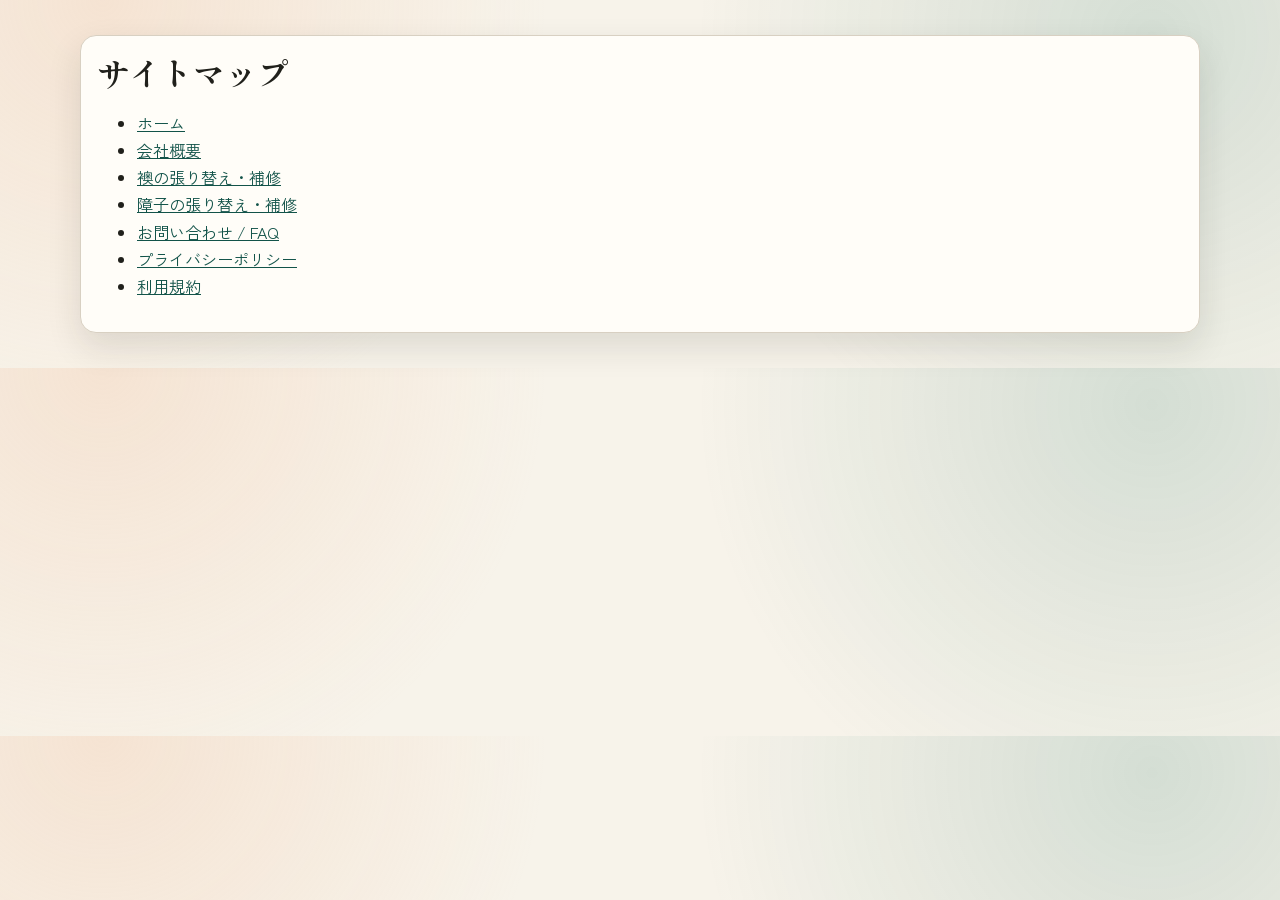
<file: docs/sitemap.html>
<!doctype html>
<html lang="ja">
<head>
  <meta charset="utf-8">
  <meta name="viewport" content="width=device-width, initial-scale=1">
  <title>サイトマップ | （有）若井襖店</title>
  <link rel="preconnect" href="https://fonts.googleapis.com">
  <link rel="preconnect" href="https://fonts.gstatic.com" crossorigin>
  <link href="https://fonts.googleapis.com/css2?family=Shippori+Mincho+B1:wght@500;700&family=Zen+Kaku+Gothic+New:wght@400;500;700&display=swap" rel="stylesheet">
  <link rel="stylesheet" href="styles.css">
</head>
<body>
  <main class="section">
    <div class="container card">
      <h1>サイトマップ</h1>
      <ul>
        <li><a href="index.html">ホーム</a></li>
        <!-- <li><a href="blog.html">ブログトップ</a></li> -->
        <!-- <li><a href="blog-post-template.html">ブログ記事テンプレート</a></li> -->
        <li><a href="company.html">会社概要</a></li>
        <!-- <li><a href="reasons.html">選ばれる理由</a></li> -->
        <!-- <li><a href="pricing.html">料金案内</a></li> -->
        <!-- <li><a href="services.html">主な業務</a></li> -->
        <li><a href="fusuma.html">襖の張り替え・補修</a></li>
        <li><a href="shoji.html">障子の張り替え・補修</a></li>
        <li><a href="contact.html">お問い合わせ / FAQ</a></li>
        <li><a href="policy.html">プライバシーポリシー</a></li>
        <li><a href="terms.html">利用規約</a></li>
      </ul>
    </div>
  </main>
</body>
</html>
</file>
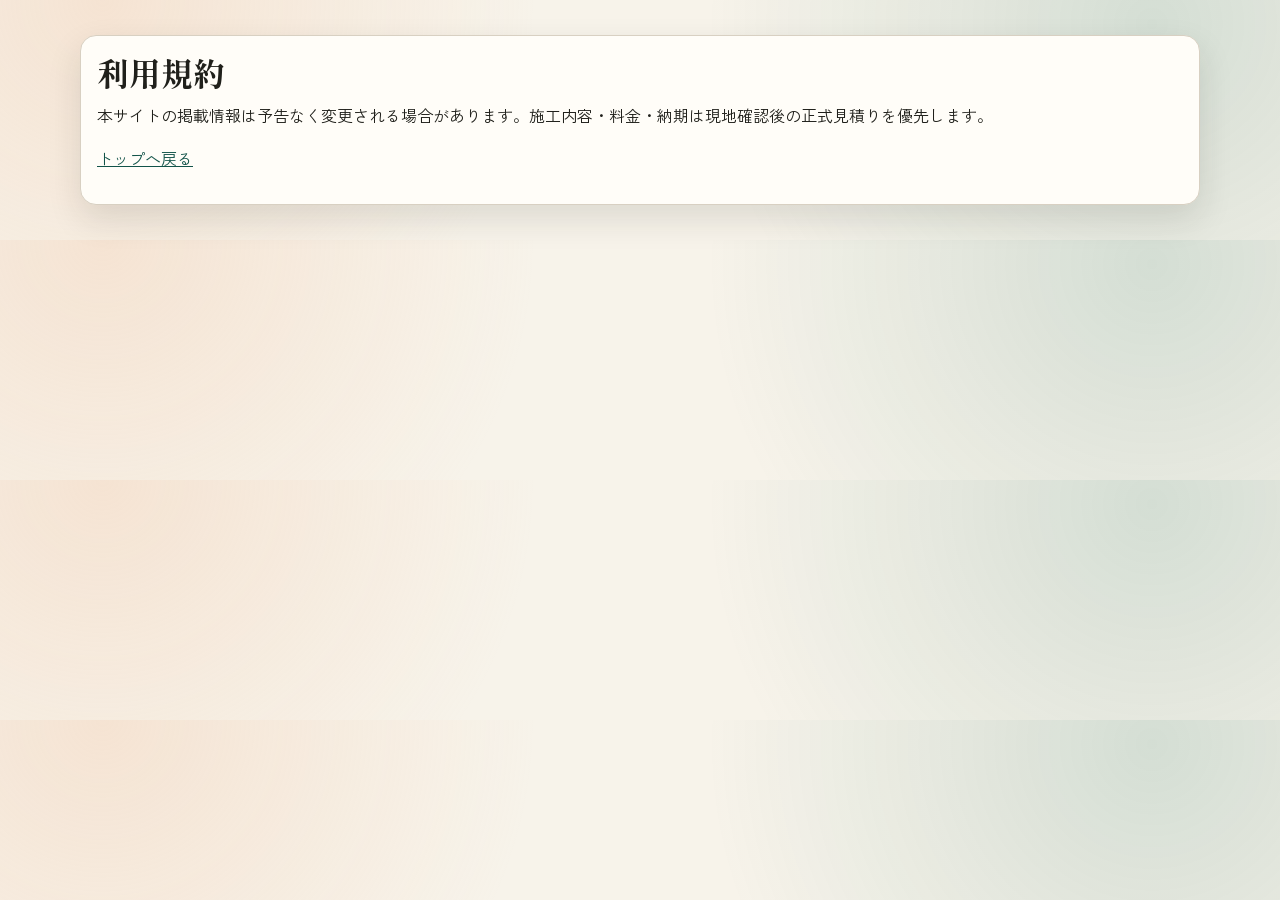
<file: docs/terms.html>
<!doctype html>
<html lang="ja">
<head>
  <meta charset="utf-8">
  <meta name="viewport" content="width=device-width, initial-scale=1">
  <title>利用規約 | （有）若井襖店</title>
  <link rel="preconnect" href="https://fonts.googleapis.com">
  <link rel="preconnect" href="https://fonts.gstatic.com" crossorigin>
  <link href="https://fonts.googleapis.com/css2?family=Shippori+Mincho+B1:wght@500;700&family=Zen+Kaku+Gothic+New:wght@400;500;700&display=swap" rel="stylesheet">
  <link rel="stylesheet" href="styles.css">
</head>
<body>
  <main class="section">
    <div class="container card">
      <h1>利用規約</h1>
      <p>本サイトの掲載情報は予告なく変更される場合があります。施工内容・料金・納期は現地確認後の正式見積りを優先します。</p>
      <p><a href="index.html">トップへ戻る</a></p>
    </div>
  </main>
</body>
</html>
</file>
<file: docs/styles.css>
:root {
  --bg: #f7f3ea;
  --surface: #fffdf8;
  --surface-2: #f2ece0;
  --text: #20201b;
  --muted: #5f5c53;
  --brand: #1f6f62;
  --brand-strong: #125349;
  --accent: #c8602f;
  --accent-soft: #f2c8aa;
  --line: #d8d0c2;
  --ok: #1f7a43;
  --shadow: 0 14px 34px rgba(32, 32, 27, 0.12);
  --radius: 16px;
  --max: 1120px;
}

* {
  box-sizing: border-box;
}

html {
  scroll-behavior: smooth;
}

body {
  margin: 0;
  font-family: "Zen Kaku Gothic New", "Hiragino Kaku Gothic ProN", Meiryo, sans-serif;
  color: var(--text);
  background:
    radial-gradient(circle at 8% 0%, rgba(242, 200, 170, 0.36), transparent 36%),
    radial-gradient(circle at 90% 10%, rgba(31, 111, 98, 0.16), transparent 38%),
    var(--bg);
  line-height: 1.7;
}

h1,
h2,
h3,
h4 {
  margin: 0 0 0.5rem;
  line-height: 1.3;
  font-family: "Shippori Mincho B1", "Yu Mincho", serif;
}

p {
  margin: 0 0 1rem;
}

a {
  color: var(--brand-strong);
}

a:hover,
a:focus-visible {
  text-decoration-thickness: 2px;
}

img {
  max-width: 100%;
  display: block;
  border-radius: 12px;
}

.skip-link {
  position: absolute;
  left: -999px;
  top: auto;
}

.skip-link:focus {
  left: 0.5rem;
  top: 0.5rem;
  z-index: 2000;
  background: var(--text);
  color: #fff;
  padding: 0.6rem 0.9rem;
  border-radius: 8px;
}

.container {
  width: min(var(--max), calc(100% - 2rem));
  margin: 0 auto;
}

.site-header {
  position: sticky;
  top: 0;
  z-index: 1000;
  background: rgba(255, 253, 248, 0.92);
  backdrop-filter: blur(10px);
  border-bottom: 1px solid var(--line);
  transition: transform 0.28s ease;
}

.site-header.hidden {
  transform: translateY(-100%);
}

.header-inner {
  display: flex;
  align-items: center;
  justify-content: space-between;
  gap: 1rem;
  padding: 0.75rem 0;
}

.brand {
  display: flex;
  align-items: center;
  gap: 0.6rem;
  color: var(--text);
  text-decoration: none;
}

.brand img {
  width: 48px;
  height: 48px;
  border-radius: 12px;
}

.brand strong {
  color: var(--brand);
  font-size: 1.35rem;
}

.header-meta {
  display: none;
  align-items: center;
  gap: 0.8rem;
  color: var(--muted);
  font-size: 0.95rem;
}

.phone-link {
  font-weight: 700;
  color: var(--brand-strong);
  text-decoration: none;
}

.nav-toggle {
  border: 1px solid var(--line);
  border-radius: 10px;
  background: var(--surface);
  padding: 0.5rem 0.7rem;
  font-weight: 700;
}

.global-nav {
  display: none;
  width: 100%;
  padding: 0.5rem 0 1rem;
}

.global-nav.open {
  display: block;
}

.global-nav ul {
  list-style: none;
  margin: 0;
  padding: 0;
  display: grid;
  gap: 0.4rem;
}

.global-nav a {
  display: block;
  padding: 0.62rem 0.74rem;
  border-radius: 10px;
  color: var(--text);
  text-decoration: none;
}

.global-nav a[aria-current="page"] {
  background: var(--surface-2);
  font-weight: 700;
}

.header-cta {
  display: none;
}

.hero {
  padding: 3.6rem 0 2.5rem;
}

.hero-grid {
  display: grid;
  gap: 1.2rem;
}

.hero-copy h1 {
  font-size: clamp(1.9rem, 4vw, 3.1rem);
}

.hero-kicker {
  color: var(--brand-strong);
  font-weight: 700;
}

.hero-media {
  position: relative;
  min-height: 280px;
  border-radius: var(--radius);
  overflow: hidden;
  box-shadow: var(--shadow);
  background:
    linear-gradient(130deg, rgba(31, 111, 98, 0.5), rgba(31, 111, 98, 0.05)),
    url("assets/home-hero.png") center/cover;
}

.hero-media span {
  position: absolute;
  left: 1rem;
  bottom: 1rem;
  color: #fff;
  font-weight: 700;
  background: rgba(0, 0, 0, 0.35);
  padding: 0.35rem 0.5rem;
  border-radius: 8px;
}

.btn {
  display: inline-flex;
  align-items: center;
  justify-content: center;
  gap: 0.45rem;
  border: 1px solid transparent;
  text-decoration: none;
  border-radius: 999px;
  padding: 0.7rem 1.1rem;
  font-weight: 700;
  cursor: pointer;
}

.btn-primary {
  background: var(--accent);
  color: #fff;
}

.btn-primary:hover,
.btn-primary:focus-visible {
  background: #a84c24;
}

.btn-outline {
  background: transparent;
  border-color: var(--brand);
  color: var(--brand);
}

.area-btn {
  margin-top: 0.75rem;
  min-height: 48px;
  padding: 0.85rem 1.2rem;
  border-radius: 999px;
  background: var(--surface-2);
  border-color: var(--line);
  color: var(--brand-strong);
}

.area-btn:hover,
.area-btn:focus-visible {
  background: #e8dfcf;
  border-color: #c8b9a3;
}

.section {
  padding: 2.2rem 0;
}

.section-title {
  display: flex;
  align-items: baseline;
  justify-content: space-between;
  gap: 1rem;
  margin-bottom: 1rem;
}

.section-title small {
  color: var(--muted);
}

.grid {
  display: grid;
  gap: 1rem;
}

.card {
  background: var(--surface);
  border: 1px solid var(--line);
  border-radius: var(--radius);
  padding: 1rem;
  box-shadow: var(--shadow);
}

.card h3,
.card h4 {
  margin-bottom: 0.4rem;
}

.service-choice-grid {
  display: grid;
  gap: 0.8rem;
  margin-top: 1rem;
}

.service-choice-card {
  display: flex;
  flex-direction: column;
  justify-content: center;
  gap: 0.25rem;
  min-height: 88px;
  padding: 1rem 1.1rem;
  border: 1px solid var(--line);
  border-radius: 14px;
  background: linear-gradient(145deg, #fffdf8, #f5efe3);
  color: var(--text);
  text-decoration: none;
  box-shadow: 0 8px 18px rgba(32, 32, 27, 0.08);
  transition: transform 0.22s ease, box-shadow 0.22s ease, border-color 0.22s ease;
}

.service-choice-card:hover,
.service-choice-card:focus-visible {
  transform: translateY(-3px);
  box-shadow: 0 14px 24px rgba(32, 32, 27, 0.13);
  border-color: #c8b9a3;
}

.service-choice-title {
  font-family: "Shippori Mincho B1", "Yu Mincho", serif;
  font-size: 1.08rem;
  font-weight: 700;
}

.service-choice-desc {
  color: var(--muted);
  font-size: 0.93rem;
}

.badge {
  display: inline-flex;
  background: var(--surface-2);
  border: 1px solid var(--line);
  border-radius: 999px;
  padding: 0.2rem 0.6rem;
  color: var(--muted);
  font-size: 0.85rem;
}

.slider {
  position: relative;
}

.slide {
  display: none;
}

.slide.active {
  display: block;
}

.slide figure {
  margin: 0;
}

.slide-meta {
  display: flex;
  flex-wrap: wrap;
  gap: 0.5rem;
  margin-top: 0.6rem;
}

.slider-controls {
  display: flex;
  gap: 0.5rem;
  margin-top: 0.8rem;
}

.slider-controls button {
  border: 1px solid var(--line);
  background: var(--surface);
  border-radius: 10px;
  padding: 0.45rem 0.7rem;
}

.table-wrap {
  overflow-x: auto;
}

table {
  width: 100%;
  border-collapse: collapse;
  min-width: 620px;
  background: var(--surface);
}

th,
td {
  border: 1px solid var(--line);
  padding: 0.65rem 0.7rem;
  text-align: left;
}

th {
  background: var(--surface-2);
}

.timeline {
  border-left: 3px solid var(--line);
  margin-left: 0.4rem;
  padding-left: 1rem;
}

.timeline-item {
  margin-bottom: 1rem;
}

.timeline-item strong {
  color: var(--brand-strong);
}

.page-lead {
  color: var(--muted);
  margin-bottom: 1rem;
}

.shoji-intro {
  padding-top: 1.2rem;
}

.paper-card h4 {
  margin-top: 0.8rem;
}

.list-check {
  margin: 0 0 0.9rem;
  padding-left: 1.1rem;
}

.list-check li {
  margin-bottom: 0.2rem;
}

.paper-comment {
  color: var(--muted);
}

.before-after-photo img {
  margin-bottom: 0.75rem;
}

.step-no {
  display: inline-flex;
  align-items: center;
  justify-content: center;
  width: 1.8rem;
  height: 1.8rem;
  border-radius: 50%;
  border: 1px solid var(--line);
  background: var(--surface-2);
  color: var(--brand-strong);
  margin-right: 0.4rem;
  font-size: 0.95rem;
}

.shoji-step-photos {
  display: grid;
  gap: 0.55rem;
  margin-top: 0.7rem;
}

.shoji-step-photos img {
  width: 100%;
  min-height: 160px;
  object-fit: cover;
}

.shoji-delivery {
  margin-top: 1rem;
}

.fusuma-paper-section .card {
  display: flex;
  flex-direction: column;
  justify-content: center;
}

.fusuma-blog-guide {
  margin-top: 0.8rem;
}

.fusuma-case-slider .slide img {
  width: 100%;
  min-height: 260px;
  object-fit: cover;
}

.fusuma-case-slider figcaption {
  margin-top: 0.6rem;
  font-weight: 700;
}

.cta-link-grid {
  display: grid;
  gap: 0.7rem;
  margin-top: 1rem;
}

.cta-link-grid .btn {
  width: 100%;
}

.price-box {
  border-left: 4px solid var(--accent);
}

.faq-item {
  border-bottom: 1px solid var(--line);
}

.faq-q {
  width: 100%;
  text-align: left;
  border: 0;
  background: transparent;
  padding: 0.8rem 0;
  font-weight: 700;
}

.faq-a {
  padding: 0 0 0.8rem;
  color: var(--muted);
}

.form-row {
  display: grid;
  gap: 0.7rem;
  margin-bottom: 0.8rem;
}

label {
  font-weight: 700;
}

input,
select,
textarea {
  width: 100%;
  border-radius: 10px;
  border: 1px solid var(--line);
  background: #fff;
  padding: 0.6rem 0.7rem;
  font: inherit;
}

textarea {
  min-height: 130px;
}

.form-note {
  font-size: 0.9rem;
  color: var(--muted);
}

.notice {
  border-left: 4px solid var(--ok);
  background: #eff9f2;
  color: #144d2a;
  padding: 0.7rem;
  border-radius: 8px;
  margin-top: 0.8rem;
}

.footer-cta {
  padding: 2.3rem 0;
  text-align: center;
  background: linear-gradient(135deg, #f6e8d8, #f1d4be);
}

.site-footer {
  background: #1f1c18;
  color: #f1ece2;
  padding: 2rem 0 1rem;
}

.footer-grid {
  display: grid;
  gap: 1rem;
}

.site-footer a {
  color: #f4d3b6;
}

.map-embed {
  width: 100%;
  border: 0;
  border-radius: 12px;
  min-height: 220px;
}

.area-list {
  display: flex;
  flex-wrap: wrap;
  gap: 0.6rem;
  margin-top: 0.9rem;
}

.copy {
  margin-top: 1rem;
  padding-top: 0.9rem;
  border-top: 1px solid rgba(255, 255, 255, 0.2);
  font-size: 0.9rem;
  color: #d9d2c6;
}

.hero-blog {
  padding: 3.8rem 0 2.7rem;
  background: linear-gradient(140deg, rgba(31, 111, 98, 0.14), rgba(200, 96, 47, 0.12));
}

.blog-list {
  margin: 0;
  padding-left: 1.1rem;
}

.blog-card-popular {
  border-top: 4px solid var(--accent);
}

.blog-article section {
  margin-top: 1.35rem;
}

.blog-article-cta {
  margin-top: 1.4rem;
  padding: 1rem;
  border-radius: 12px;
  background: var(--surface-2);
  border: 1px solid var(--line);
}

.line-fixed-cta {
  position: fixed;
  right: 1rem;
  bottom: 1rem;
  z-index: 1100;
  display: inline-flex;
  align-items: center;
  justify-content: center;
  min-width: 168px;
  border-radius: 999px;
  background: #14a247;
  color: #fff;
  text-decoration: none;
  font-weight: 700;
  padding: 0.72rem 1rem;
  box-shadow: 0 8px 20px rgba(20, 162, 71, 0.35);
}

.line-fixed-cta:hover,
.line-fixed-cta:focus-visible {
  background: #0f8238;
}

.service-menu-overlay {
  position: fixed;
  inset: 0;
  z-index: 1250;
  display: grid;
  place-items: center;
  padding: 1rem;
  background: rgba(22, 19, 14, 0.45);
}

.service-menu-overlay[hidden] {
  display: none;
}

.service-menu-dialog {
  width: min(460px, 100%);
  border: 1px solid var(--line);
  border-radius: 16px;
  background: linear-gradient(155deg, #fffdf8, #f3ecdf);
  box-shadow: 0 20px 34px rgba(20, 18, 14, 0.28);
  padding: 1.2rem 1rem 1rem;
  position: relative;
}

.service-menu-dialog h2 {
  font-size: clamp(1.15rem, 3.2vw, 1.45rem);
  margin: 0 2rem 0.9rem 0;
}

.service-menu-close {
  position: absolute;
  top: 0.6rem;
  right: 0.6rem;
  width: 2rem;
  height: 2rem;
  border: 1px solid var(--line);
  border-radius: 999px;
  background: #fffaf1;
  color: var(--text);
  font-size: 1.1rem;
  line-height: 1;
  cursor: pointer;
}

.service-menu-actions {
  display: grid;
  gap: 0.65rem;
}

.service-menu-link {
  display: flex;
  align-items: center;
  justify-content: center;
  min-height: 56px;
  padding: 0.75rem 0.9rem;
  border: 1px solid var(--line);
  border-radius: 12px;
  text-decoration: none;
  color: var(--text);
  background: #fff;
  font-weight: 700;
  transition: transform 0.2s ease, box-shadow 0.2s ease, border-color 0.2s ease;
}

.service-menu-link:hover,
.service-menu-link:focus-visible {
  transform: translateY(-2px);
  box-shadow: 0 10px 16px rgba(30, 28, 22, 0.12);
  border-color: #b7a792;
}

.line-popup {
  position: fixed;
  left: 1rem;
  right: 1rem;
  bottom: 4.6rem;
  z-index: 1200;
  background: #fff;
  border: 1px solid var(--line);
  border-radius: 12px;
  box-shadow: var(--shadow);
  padding: 0.85rem;
}

.line-popup p {
  margin-bottom: 0.6rem;
}

.line-popup-close {
  margin-top: 0.5rem;
  border: 0;
  background: transparent;
  color: var(--muted);
  cursor: pointer;
}

.line-consult-popup {
  margin: 0 0 0.9rem;
  padding: 0.85rem 1rem;
  border-radius: 12px;
  border: 1px solid #e4d57d;
  background: #fff7c7;
  color: #11335d;
  box-shadow: 0 8px 16px rgba(17, 51, 93, 0.12);
  display: flex;
  align-items: center;
  justify-content: space-between;
  gap: 0.7rem;
  animation: consultFadeIn 0.45s ease-out;
}

.line-consult-popup p {
  margin: 0;
  font-weight: 700;
}

.line-consult-btn {
  background: #11335d;
  color: #fff;
  border-color: #11335d;
  white-space: nowrap;
}

.line-consult-btn:hover,
.line-consult-btn:focus-visible {
  background: #0b2544;
}

@keyframes consultFadeIn {
  from {
    opacity: 0;
    transform: translateY(8px);
  }
  to {
    opacity: 1;
    transform: translateY(0);
  }
}

.reveal {
  opacity: 0;
  transform: translateY(18px);
}

.reveal.show {
  opacity: 1;
  transform: translateY(0);
  transition: opacity 0.5s ease, transform 0.5s ease;
}

@media (min-width: 780px) {
  .nav-toggle {
    display: none;
  }

  .header-inner {
    gap: 0.8rem;
  }

  .header-meta {
    display: flex;
  }

  .header-cta {
    display: inline-flex;
  }

  .global-nav {
    display: block;
    width: auto;
    padding: 0;
    margin-left: auto;
  }

  .global-nav ul {
    display: flex;
    align-items: center;
    gap: 0.1rem;
  }

  .global-nav a {
    padding: 0.5rem 0.65rem;
    font-size: 0.95rem;
  }

  .hero-grid {
    grid-template-columns: 1.2fr 1fr;
    align-items: center;
  }

  .grid.cols-2 {
    grid-template-columns: repeat(2, 1fr);
  }

  .grid.cols-3 {
    grid-template-columns: repeat(3, 1fr);
  }

  .service-choice-grid {
    grid-template-columns: repeat(2, 1fr);
  }

  .footer-grid {
    grid-template-columns: 1.1fr 1fr 1fr;
  }

  .line-popup {
    left: auto;
    right: 1rem;
    width: min(360px, calc(100% - 2rem));
  }

  .shoji-step-photos {
    grid-template-columns: repeat(2, 1fr);
  }

  .cta-link-grid {
    grid-template-columns: repeat(3, 1fr);
  }
}

@media (max-width: 560px) {
  .brand {
    flex-direction: column;
    align-items: flex-start;
    gap: 0.15rem;
  }

  .brand img {
    width: 40px;
    height: 40px;
  }

  .brand strong {
    font-size: 1.05rem;
    line-height: 1.1;
  }

  .brand span {
    font-size: 0.78rem;
    line-height: 1.2;
  }

  .service-menu-dialog {
    padding: 1.1rem 0.9rem 0.9rem;
  }

  .service-menu-link {
    min-height: 60px;
  }

  .line-consult-popup {
    flex-direction: column;
    align-items: stretch;
  }

  .line-consult-btn {
    width: 100%;
  }
}

@media (prefers-reduced-motion: reduce) {
  * {
    animation: none !important;
    transition: none !important;
    scroll-behavior: auto;
  }
}
</file>
